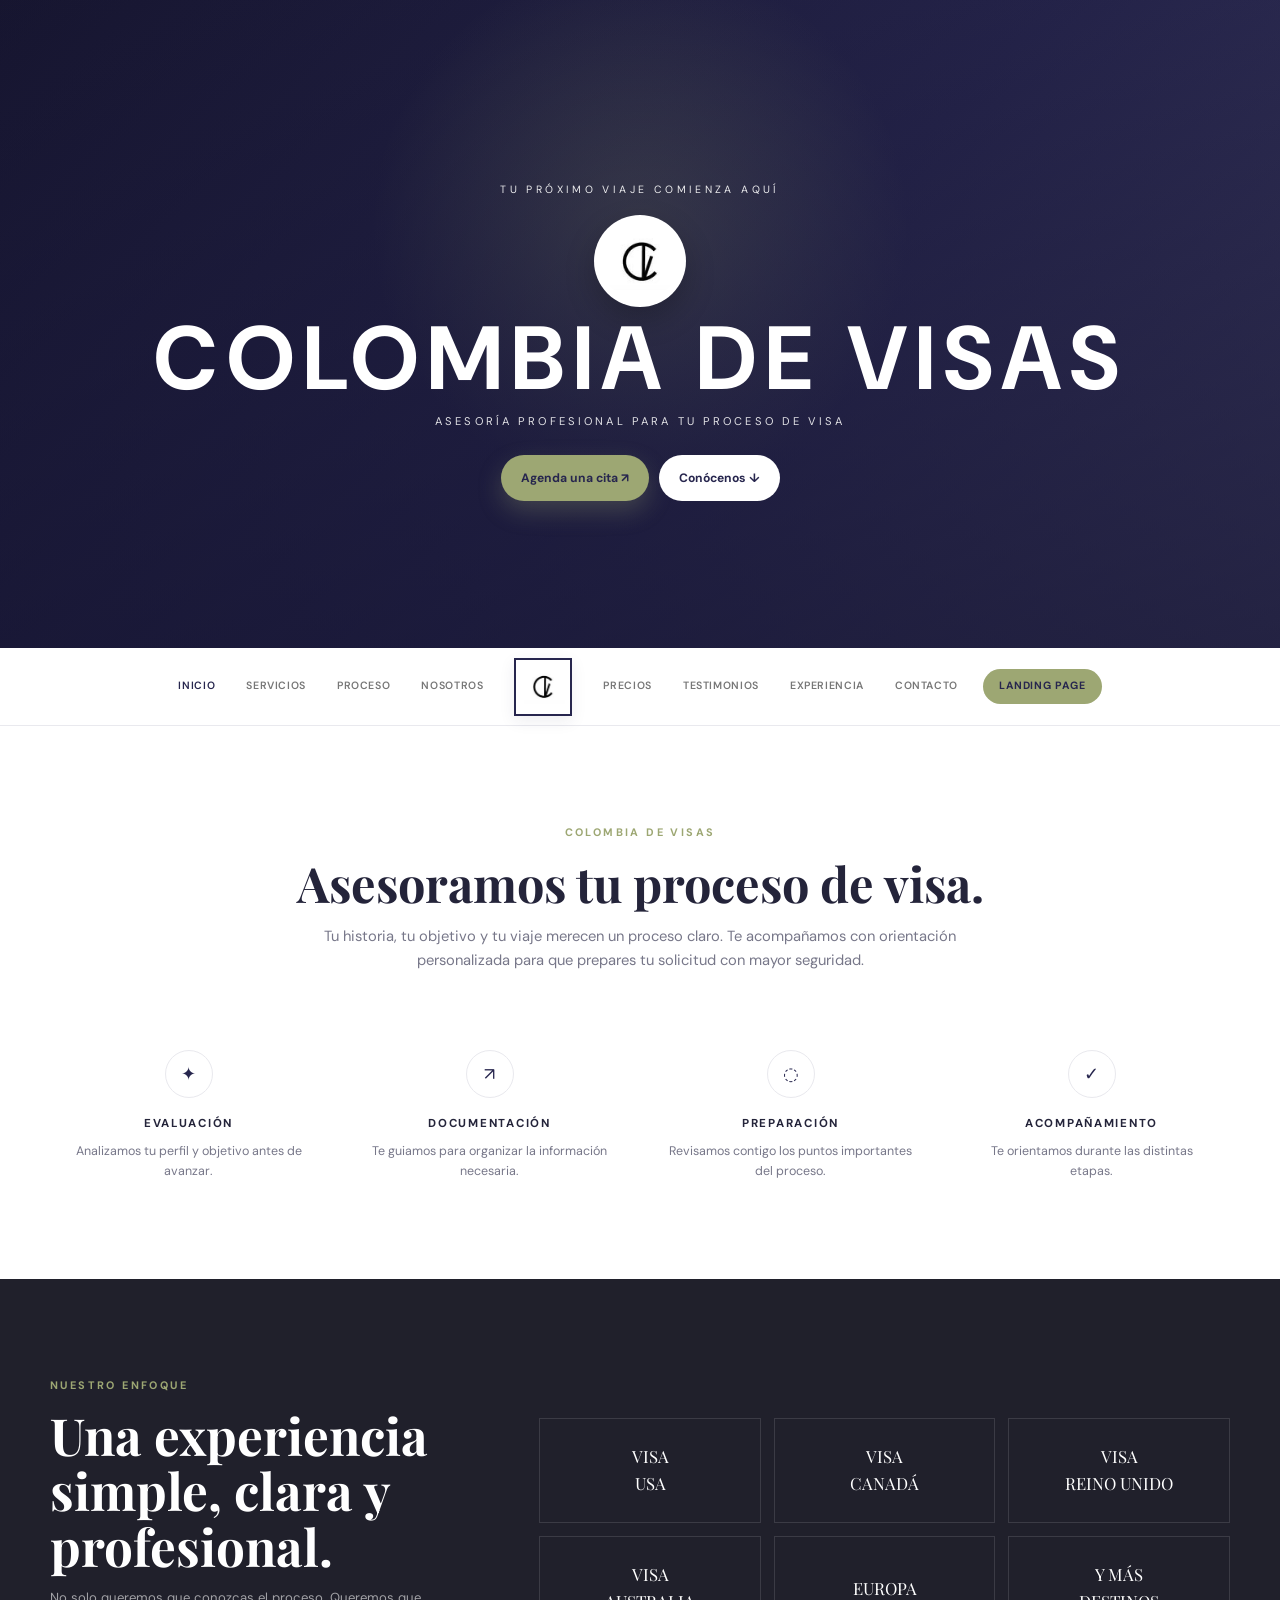
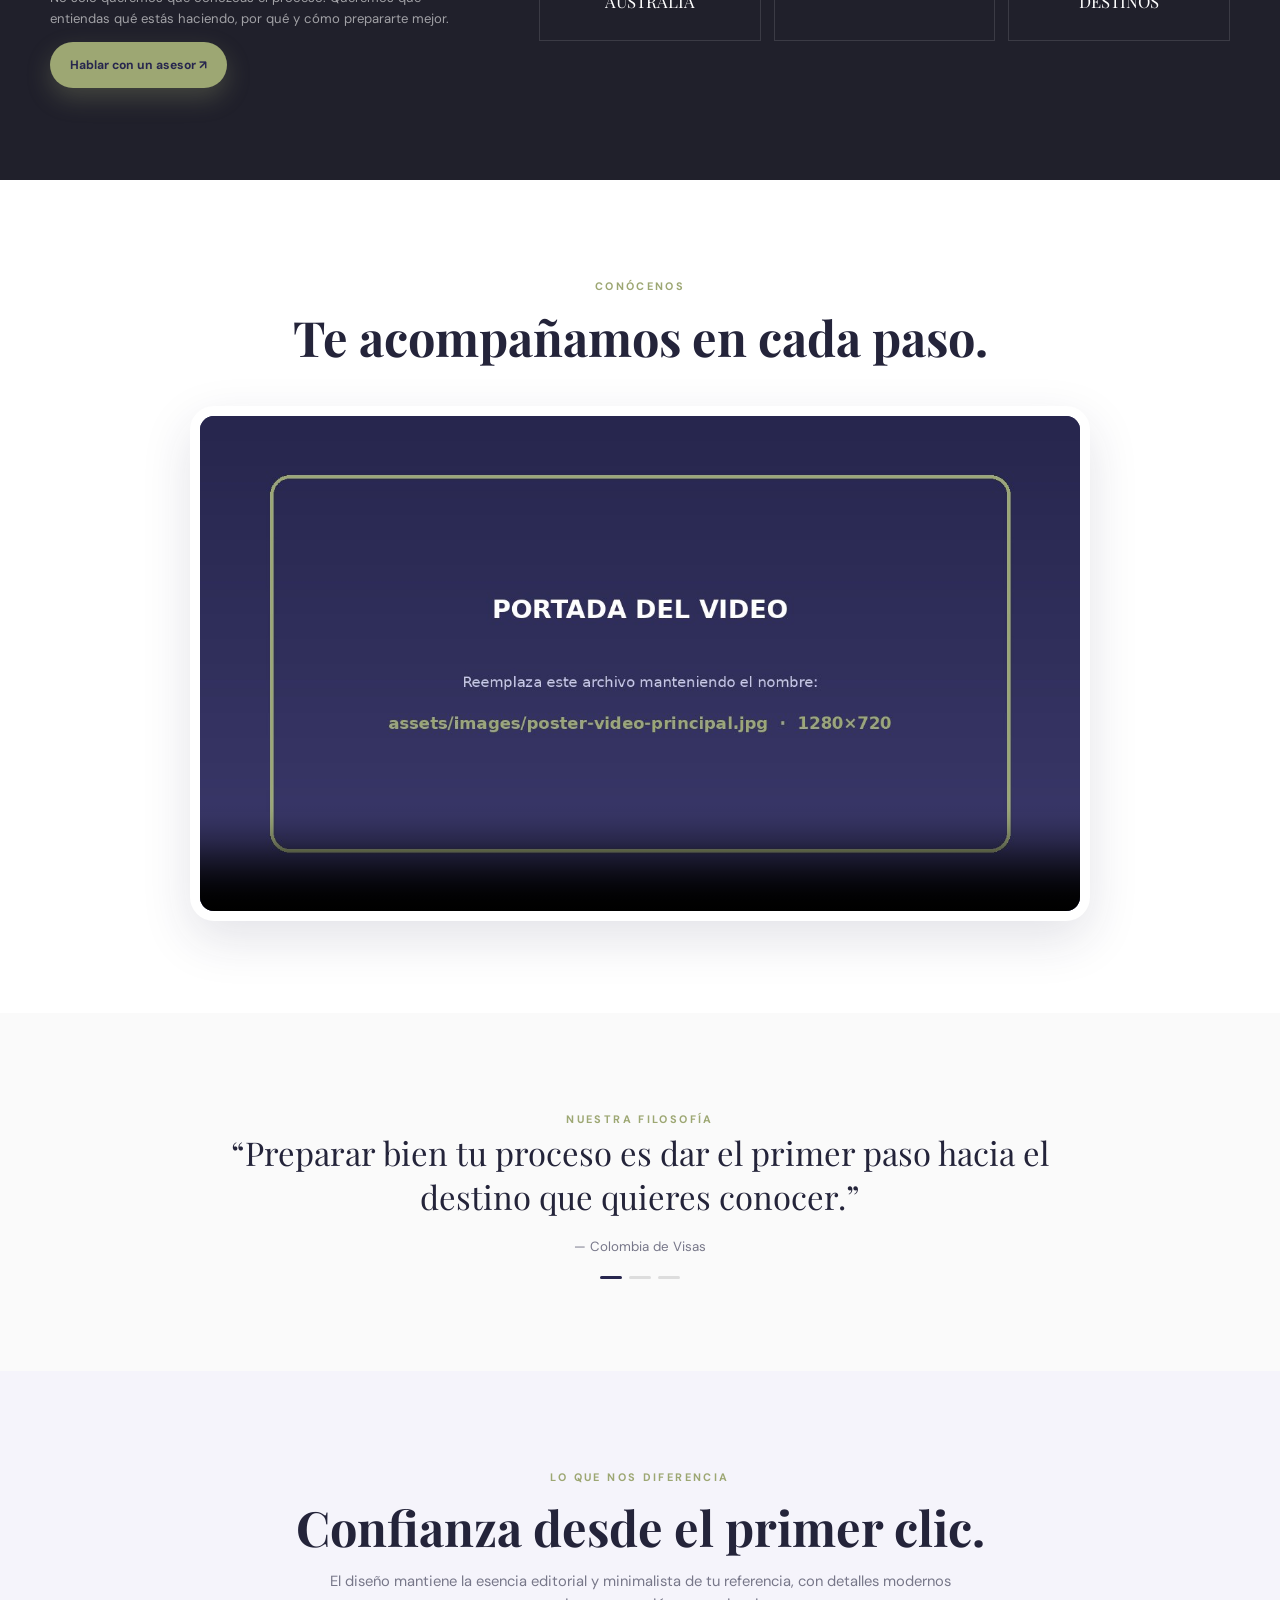
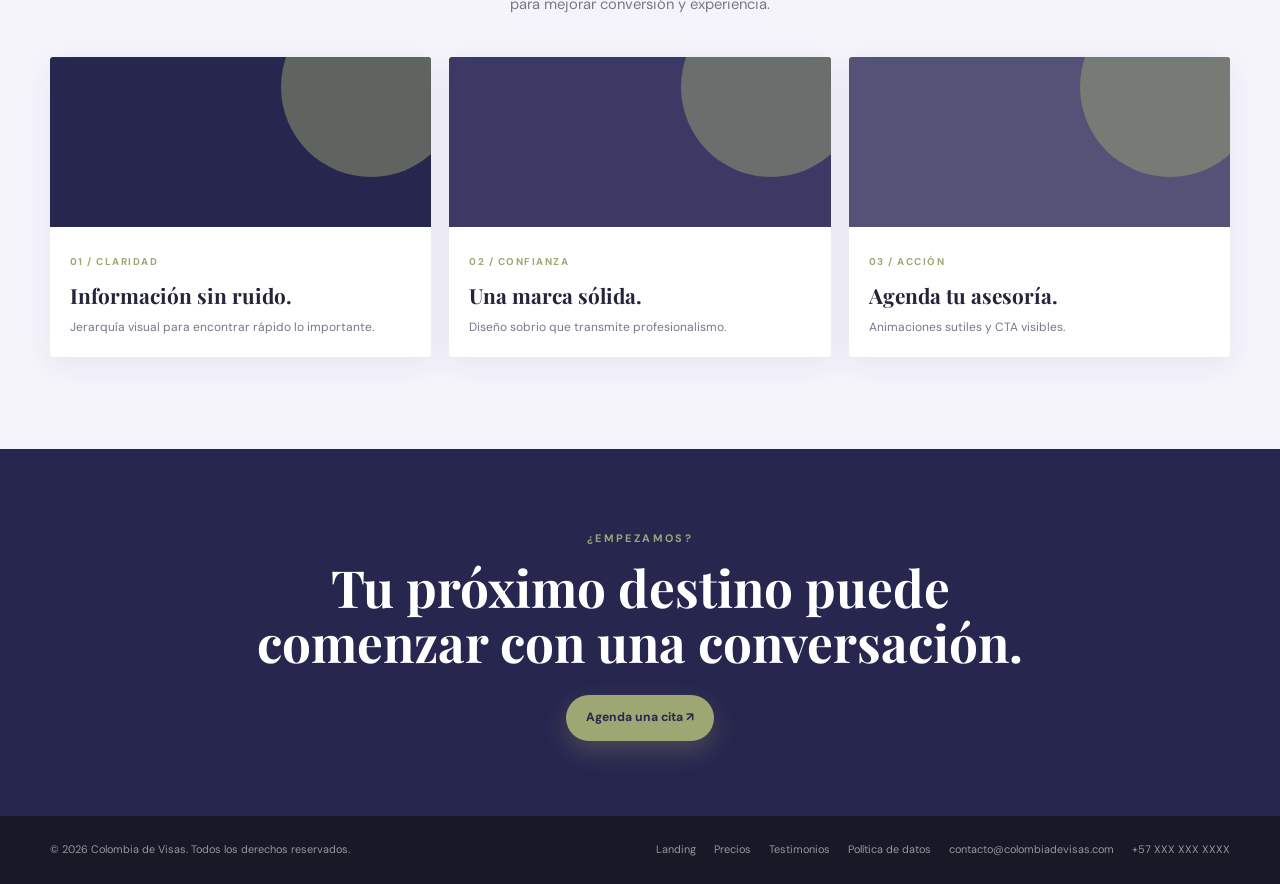
<file: index.html>
<!doctype html>
<html lang="es">
<head>
<meta charset="utf-8"><meta name="viewport" content="width=device-width,initial-scale=1">
<meta name="description" content="Colombia de Visas — asesoría profesional para procesos de visa desde Colombia.">
<title>Colombia de Visas | Asesoría profesional</title>
<link rel="icon" href="assets/images/logo.jpg"><link rel="stylesheet" href="styles.css">
</head>
<body>
<header class="site-header">
  <section class="top-hero">
    <!-- CAMBIA ESTA IMAGEN por tu foto de empresa:
         assets/images/hero-empresa.jpg -->
    <img class="hero-image" src="assets/images/hero-empresa.jpg" alt="Colombia de Visas" onerror="this.style.display='none'">
    <div class="hero-fallback"></div>
    <div class="hero-content">
      <div class="hero-mini">Tu próximo viaje comienza aquí</div>
      <img class="hero-logo" src="assets/images/logo.jpg" alt="Logo Colombia de Visas">
      <h1 class="hero-title">COLOMBIA DE VISAS</h1>
      <p class="hero-sub">Asesoría profesional para tu proceso de visa</p>
      <div class="hero-actions">
        <a class="btn btn-primary"  href="landing/registro.html">Agenda una cita ↗</a>
        <a class="btn btn-light" href="#video">Conócenos ↓</a>
      </div>
    </div>
  </section>
  <div class="navbar">
    <a class="nav-brand-mobile" href="index.html"><img src="assets/images/logo.jpg" alt=""> Colombia de Visas</a>
    <button class="menu-toggle" aria-expanded="false">☰</button>
    <nav class="nav-links">
      <a class="active" href="index.html">Inicio</a>
      <a href="#servicios">Servicios</a>
      <a href="#proceso">Proceso</a>
      <a href="#video">Nosotros</a>
      <a class="nav-logo" href="index.html"><img src="assets/images/logo.jpg" alt="Logo"></a>
      <a href="precios.html">Precios</a><a href="testimonios.html">Testimonios</a>
      <a href="#trabajo">Experiencia</a>
      <a href="#contacto">Contacto</a>
      <a class="nav-cta" href="landing/index.html">Landing Page</a>
    </nav>
  </div>
</header>

<main>
<section class="section intro" id="servicios">
<div class="container reveal">
<span class="eyebrow">Colombia de Visas</span>
<h2 class="section-title">Asesoramos tu proceso de visa.</h2>
<p class="section-copy">Tu historia, tu objetivo y tu viaje merecen un proceso claro. Te acompañamos con orientación personalizada para que prepares tu solicitud con mayor seguridad.</p>
<div class="intro-grid">
<article class="intro-card"><div class="intro-icon">✦</div><h3>Evaluación</h3><p>Analizamos tu perfil y objetivo antes de avanzar.</p></article>
<article class="intro-card"><div class="intro-icon">↗</div><h3>Documentación</h3><p>Te guiamos para organizar la información necesaria.</p></article>
<article class="intro-card"><div class="intro-icon">◌</div><h3>Preparación</h3><p>Revisamos contigo los puntos importantes del proceso.</p></article>
<article class="intro-card"><div class="intro-icon">✓</div><h3>Acompañamiento</h3><p>Te orientamos durante las distintas etapas.</p></article>
</div>
</div>
</section>

<section class="section dark-section" id="proceso">
<div class="container dark-grid">
<div class="dark-copy reveal">
<span class="eyebrow">Nuestro enfoque</span>
<h2>Una experiencia simple, clara y profesional.</h2>
<p>No solo queremos que conozcas el proceso. Queremos que entiendas qué estás haciendo, por qué y cómo prepararte mejor.</p>
<a class="btn btn-primary" data-whatsapp href="#">Hablar con un asesor ↗</a>
</div>
<div class="logo-wall reveal">
<div class="logo-tile">VISA<br>USA</div><div class="logo-tile">VISA<br>CANADÁ</div><div class="logo-tile">VISA<br>REINO UNIDO</div>
<div class="logo-tile">VISA<br>AUSTRALIA</div><div class="logo-tile">EUROPA</div><div class="logo-tile">Y MÁS<br>DESTINOS</div>
</div>
</div>
</section>

<section class="section" id="video">
<div class="container video-section reveal">
<span class="eyebrow">Conócenos</span><h2 class="section-title">Te acompañamos en cada paso.</h2>
<p class="section-copy"></p>
<div class="video-main">
<video controls playsinline preload="metadata" poster="assets/images/poster-video-principal.jpg">
<source src="assets/videos/video-principal.mp4" type="video/mp4">
Tu navegador no puede reproducir este video.
</video>
</div>
</div>
</section>

<section class="section" style="background:#fafafa">
<div class="container quote reveal">
<span class="eyebrow">Nuestra filosofía</span>
<p>“Preparar bien tu proceso es dar el primer paso hacia el destino que quieres conocer.”</p>
<small>— Colombia de Visas</small>
<div class="dots"><span class="dot active"></span><span class="dot"></span><span class="dot"></span></div>
</div>
</section>

<section class="section work-section" id="trabajo">
<div class="container">
<div class="work-head reveal"><span class="eyebrow">Lo que nos diferencia</span><h2 class="section-title">Confianza desde el primer clic.</h2><p class="section-copy">El diseño mantiene la esencia editorial y minimalista de tu referencia, con detalles modernos para mejorar conversión y experiencia.</p></div>
<div class="work-grid reveal">
<article class="work-card"><div class="work-visual"></div><div class="work-info"><small>01 / Claridad</small><h3>Información sin ruido.</h3><p>Jerarquía visual para encontrar rápido lo importante.</p></div></article>
<article class="work-card"><div class="work-visual"></div><div class="work-info"><small>02 / Confianza</small><h3>Una marca sólida.</h3><p>Diseño sobrio que transmite profesionalismo.</p></div></article>
<article class="work-card"><div class="work-visual"></div><div class="work-info"><small>03 / Acción</small><h3>Agenda tu asesoría.</h3><p>Animaciones sutiles y CTA visibles.</p></div></article>
</div>
</div>
</section>

<section class="cta" id="contacto"><div class="container reveal"><span class="eyebrow">¿Empezamos?</span><h2>Tu próximo destino puede comenzar con una conversación.</h2><a class="btn btn-primary"  href="landing/registro.html">Agenda una cita ↗</a></div></section>
</main>
<footer class="footer"><div class="container footer-inner"><div>© 2026 Colombia de Visas. Todos los derechos reservados.</div><div class="footer-links"><a href="landing/index.html">Landing</a><a href="precios.html">Precios</a><a href="testimonios.html">Testimonios</a><a href="politica-datos.html">Política de datos</a><a data-email href="#">correo</a><a data-phone href="#">teléfono</a></div></div></footer>
<script src="config.js"></script><script src="script.js"></script>
</body></html>
</file>
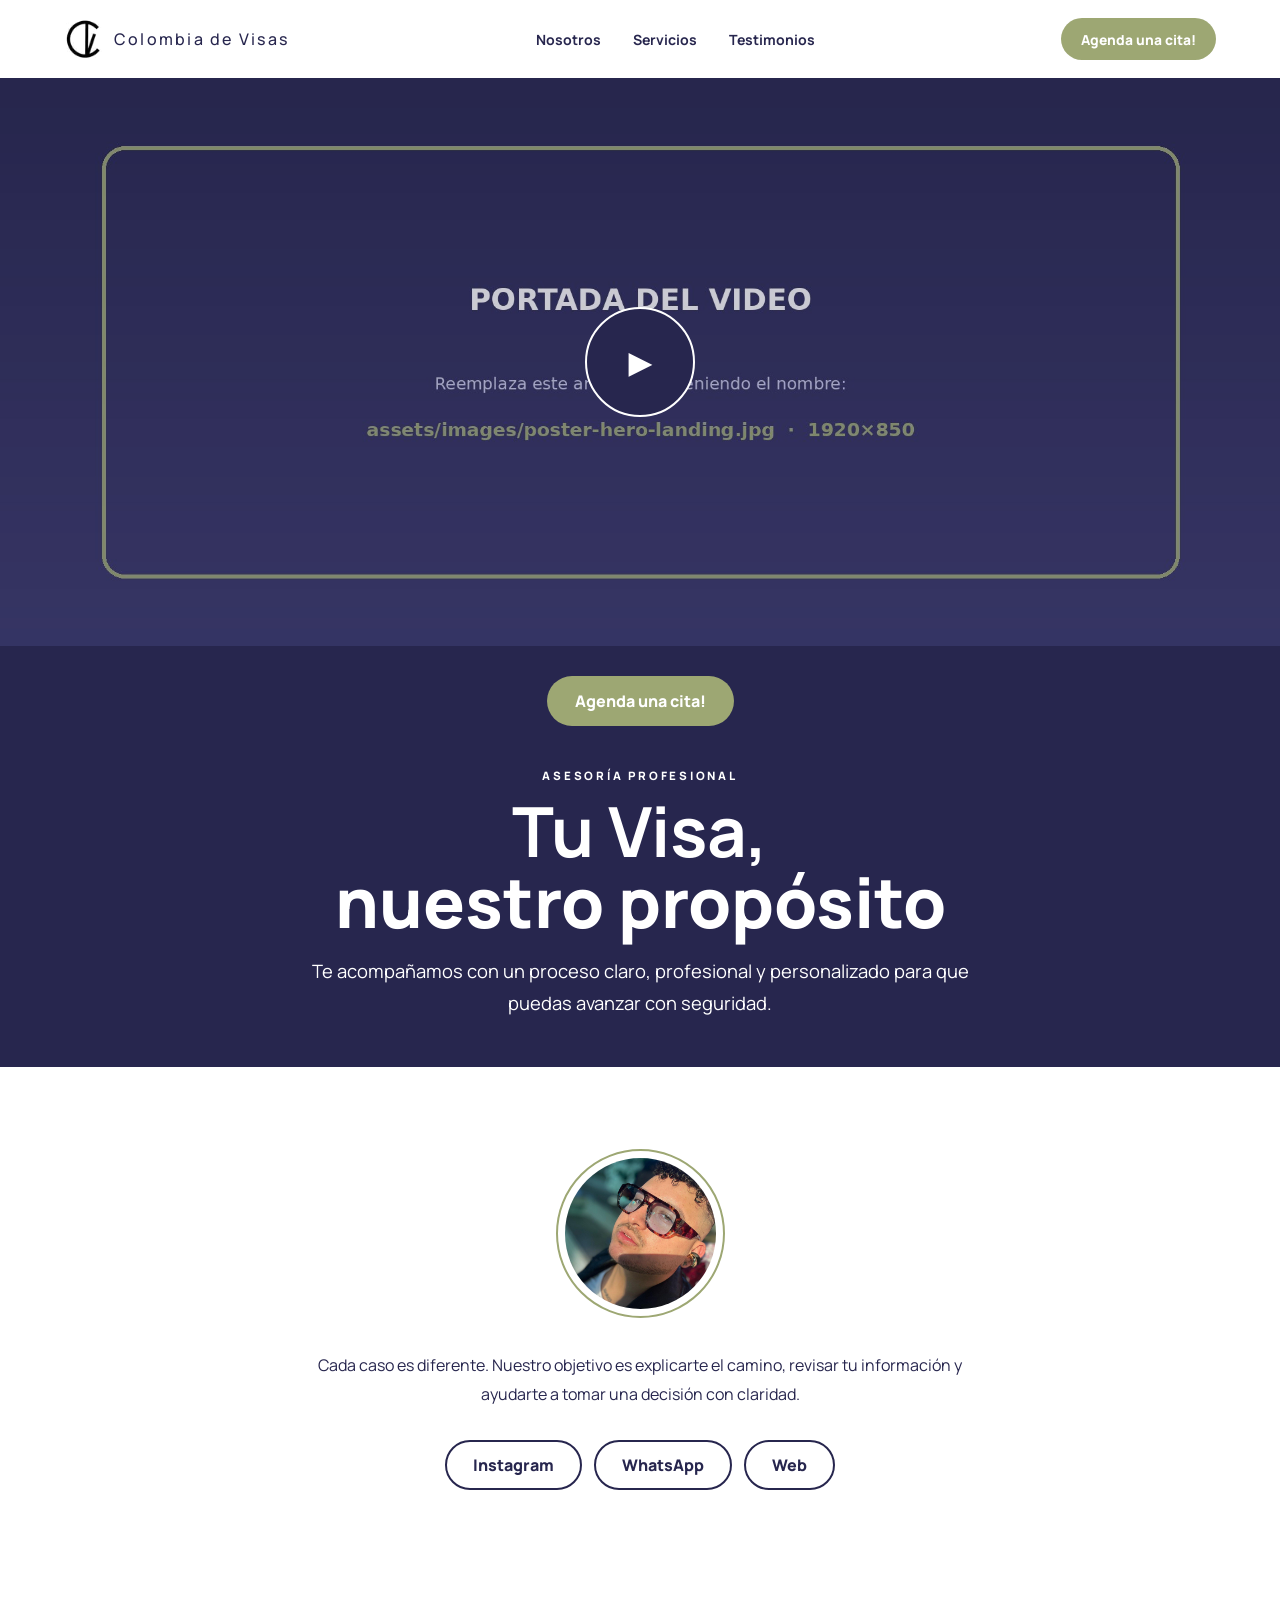
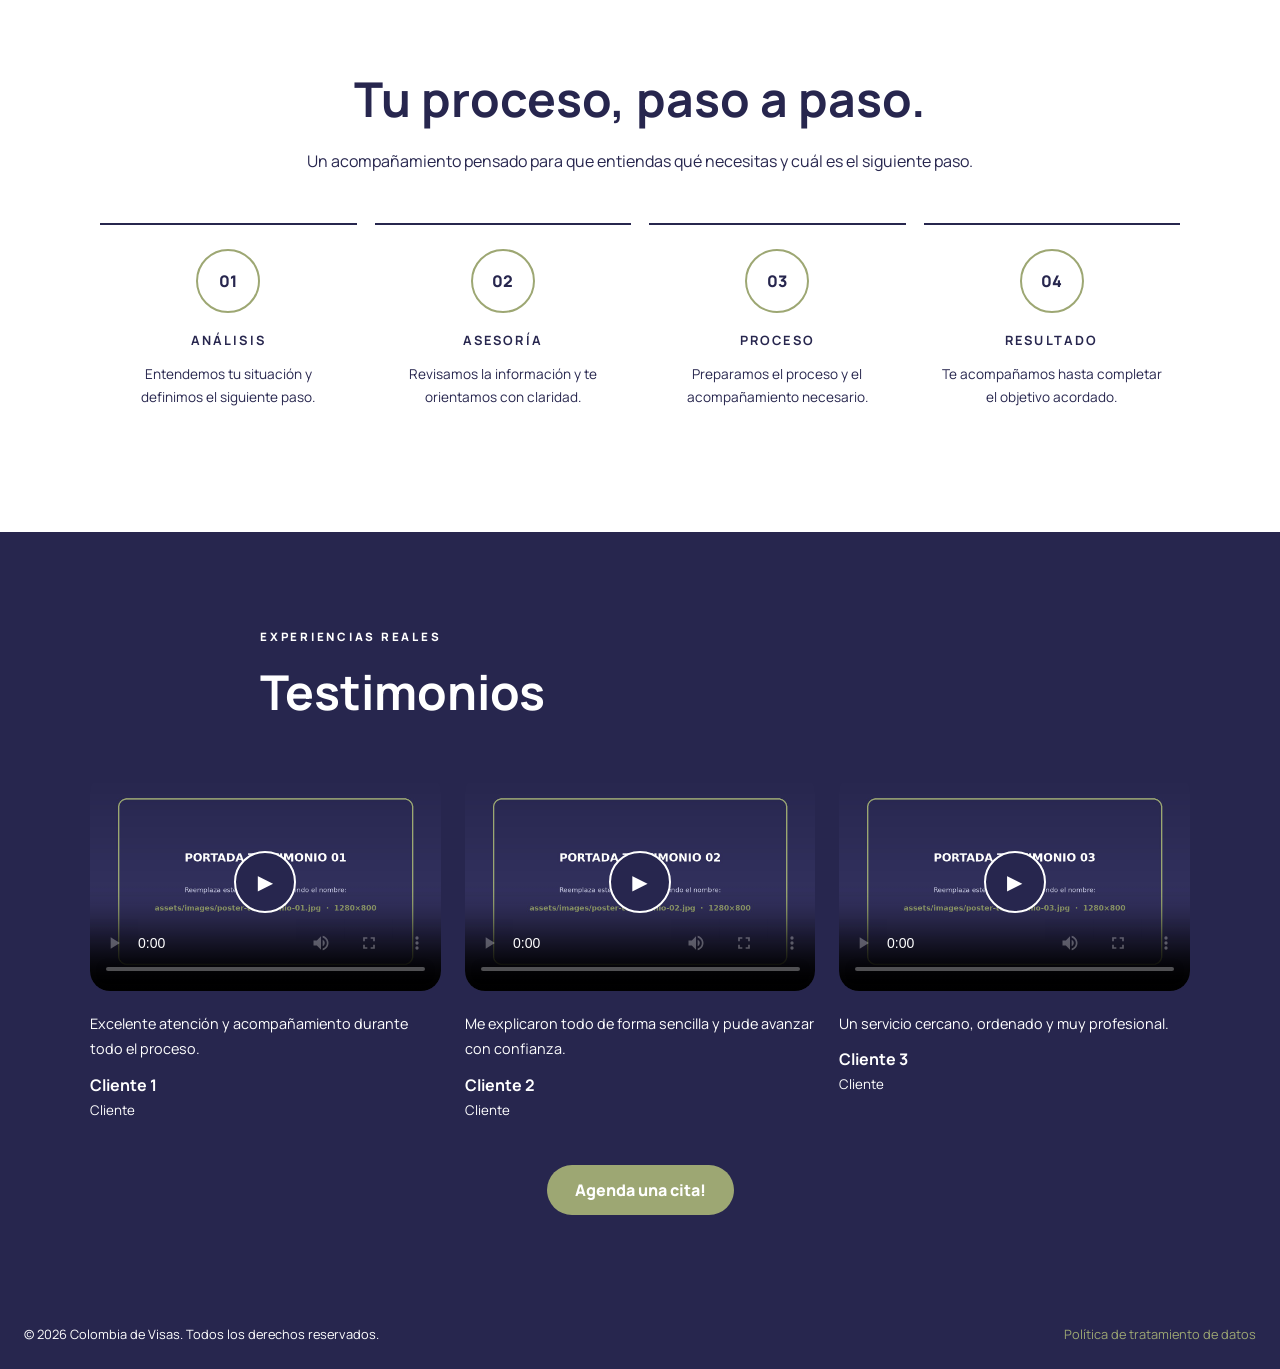
<file: landing/index.html>
<!doctype html>
<html lang="es">
<head>
<meta charset="utf-8"><meta name="viewport" content="width=device-width,initial-scale=1,viewport-fit=cover">
<title>Colombia de Visas | Acompañamiento profesional</title>
<meta name="description" content="Agenda una cita y recibe acompañamiento profesional para tu proceso migratorio a Colombia.">
<meta name="theme-color" content="#27264e">
<link rel="preconnect" href="https://fonts.googleapis.com"><link rel="preconnect" href="https://fonts.gstatic.com" crossorigin>
<link href="https://fonts.googleapis.com/css2?family=Manrope:wght@400;500;600;700;800&display=swap" rel="stylesheet">
<link rel="stylesheet" href="css/style.css">
</head>
<body>
<header class="topbar">
  <a class="brand brand-lockup" href="index.html" aria-label="Colombia de Visas">
    <img src="../assets/images/logo-monogram.png" alt="" class="brand-mark">
    <span class="brand-name">Colombia de Visas</span>
  </a>
  <nav><a href="#nosotros">Nosotros</a><a href="#servicios">Servicios</a><a href="#testimonios">Testimonios</a></nav>
  <a class="pill pill-green small" href="registro.html" data-cta>Agenda una cita!</a>
</header>
<main>
<section class="hero">
  <div class="video-wrap">
    <video class="hero-video" autoplay muted loop playsinline preload="auto" poster="../assets/images/poster-hero-landing.jpg" aria-label="Video principal de Colombia de Visas">
      <source src="../assets/videos/landing-hero.mp4" type="video/mp4">
    </video>
    <div class="video-shade"></div>
    <button class="hero-play hero-video-control" type="button" aria-label="Pausar video" aria-pressed="false"><span class="hero-control-icon">❚❚</span></button>
  </div>
  <div class="hero-cta-row">
    <a class="pill pill-green hero-cta" href="registro.html" data-cta>Agenda una cita!</a>
    <div class="hero-message">
      <p class="eyebrow">Asesoría profesional</p>
      <h1>Tu Visa,<strong>nuestro propósito</strong></h1>
      <p>Te acompañamos con un proceso claro, profesional y personalizado para que puedas avanzar con seguridad.</p>
    </div>
  </div>
</section>
<section class="profile section" id="nosotros">
  <img class="profile-img" src="../assets/images/foto-perfil.jpg" alt="Fotografía de presentación">
  <p class="profile-text">Cada caso es diferente. Nuestro objetivo es explicarte el camino, revisar tu información y ayudarte a tomar una decisión con claridad.</p>
  <div class="socials">
    <a class="pill pill-outline" href="https://www.instagram.com/colombiadevisas?stkn=MXdqMGZkeGQzZzdqMA==" target="_blank" rel="noopener">Instagram</a>
    <a class="pill pill-outline" href="https://wa.me/573161316010" target="_blank" rel="noopener">WhatsApp</a>
    <a class="pill pill-outline" href="../index.html">Web</a>
  </div>
</section>
<section class="services section" id="servicios">
  <div class="section-title"><h2>Tu proceso, paso a paso.</h2><p>Un acompañamiento pensado para que entiendas qué necesitas y cuál es el siguiente paso.</p></div>
  <div class="service-grid">
    <article class="service"><div class="service-icon">01</div><h3>ANÁLISIS</h3><p>Entendemos tu situación y definimos el siguiente paso.</p></article>
    <article class="service"><div class="service-icon">02</div><h3>ASESORÍA</h3><p>Revisamos la información y te orientamos con claridad.</p></article>
    <article class="service"><div class="service-icon">03</div><h3>PROCESO</h3><p>Preparamos el proceso y el acompañamiento necesario.</p></article>
    <article class="service"><div class="service-icon">04</div><h3>RESULTADO</h3><p>Te acompañamos hasta completar el objetivo acordado.</p></article>
  </div>
</section>
<section class="testimonials section" id="testimonios">
  <div class="section-title left"><p class="eyebrow">Experiencias reales</p><h2>Testimonios</h2></div>
  <div class="testi-grid">
    <article class="testi"><div class="testi-video"><video controls playsinline preload="metadata" poster="../assets/images/poster-testimonio-01.jpg"><source src="../assets/videos/testimonio-01.mp4" type="video/mp4"></video><span class="testi-play">▶</span></div><p>Excelente atención y acompañamiento durante todo el proceso.</p><strong>Cliente 1</strong><small>Cliente</small></article>
    <article class="testi"><div class="testi-video"><video controls playsinline preload="metadata" poster="../assets/images/poster-testimonio-02.jpg"><source src="../assets/videos/testimonio-02.mp4" type="video/mp4"></video><span class="testi-play">▶</span></div><p>Me explicaron todo de forma sencilla y pude avanzar con confianza.</p><strong>Cliente 2</strong><small>Cliente</small></article>
    <article class="testi"><div class="testi-video"><video controls playsinline preload="metadata" poster="../assets/images/poster-testimonio-03.jpg"><source src="../assets/videos/testimonio-03.mp4" type="video/mp4"></video><span class="testi-play">▶</span></div><p>Un servicio cercano, ordenado y muy profesional.</p><strong>Cliente 3</strong><small>Cliente</small></article>
  </div>
  <a class="pill pill-green cta-inline" href="registro.html" data-cta>Agenda una cita!</a>
</section>
</main>
<footer><span>© 2026 Colombia de Visas. Todos los derechos reservados.</span><a href="../politica-datos.html">Política de tratamiento de datos</a></footer>
<script src="js/site.js"></script>
</body>
</html>
</file>
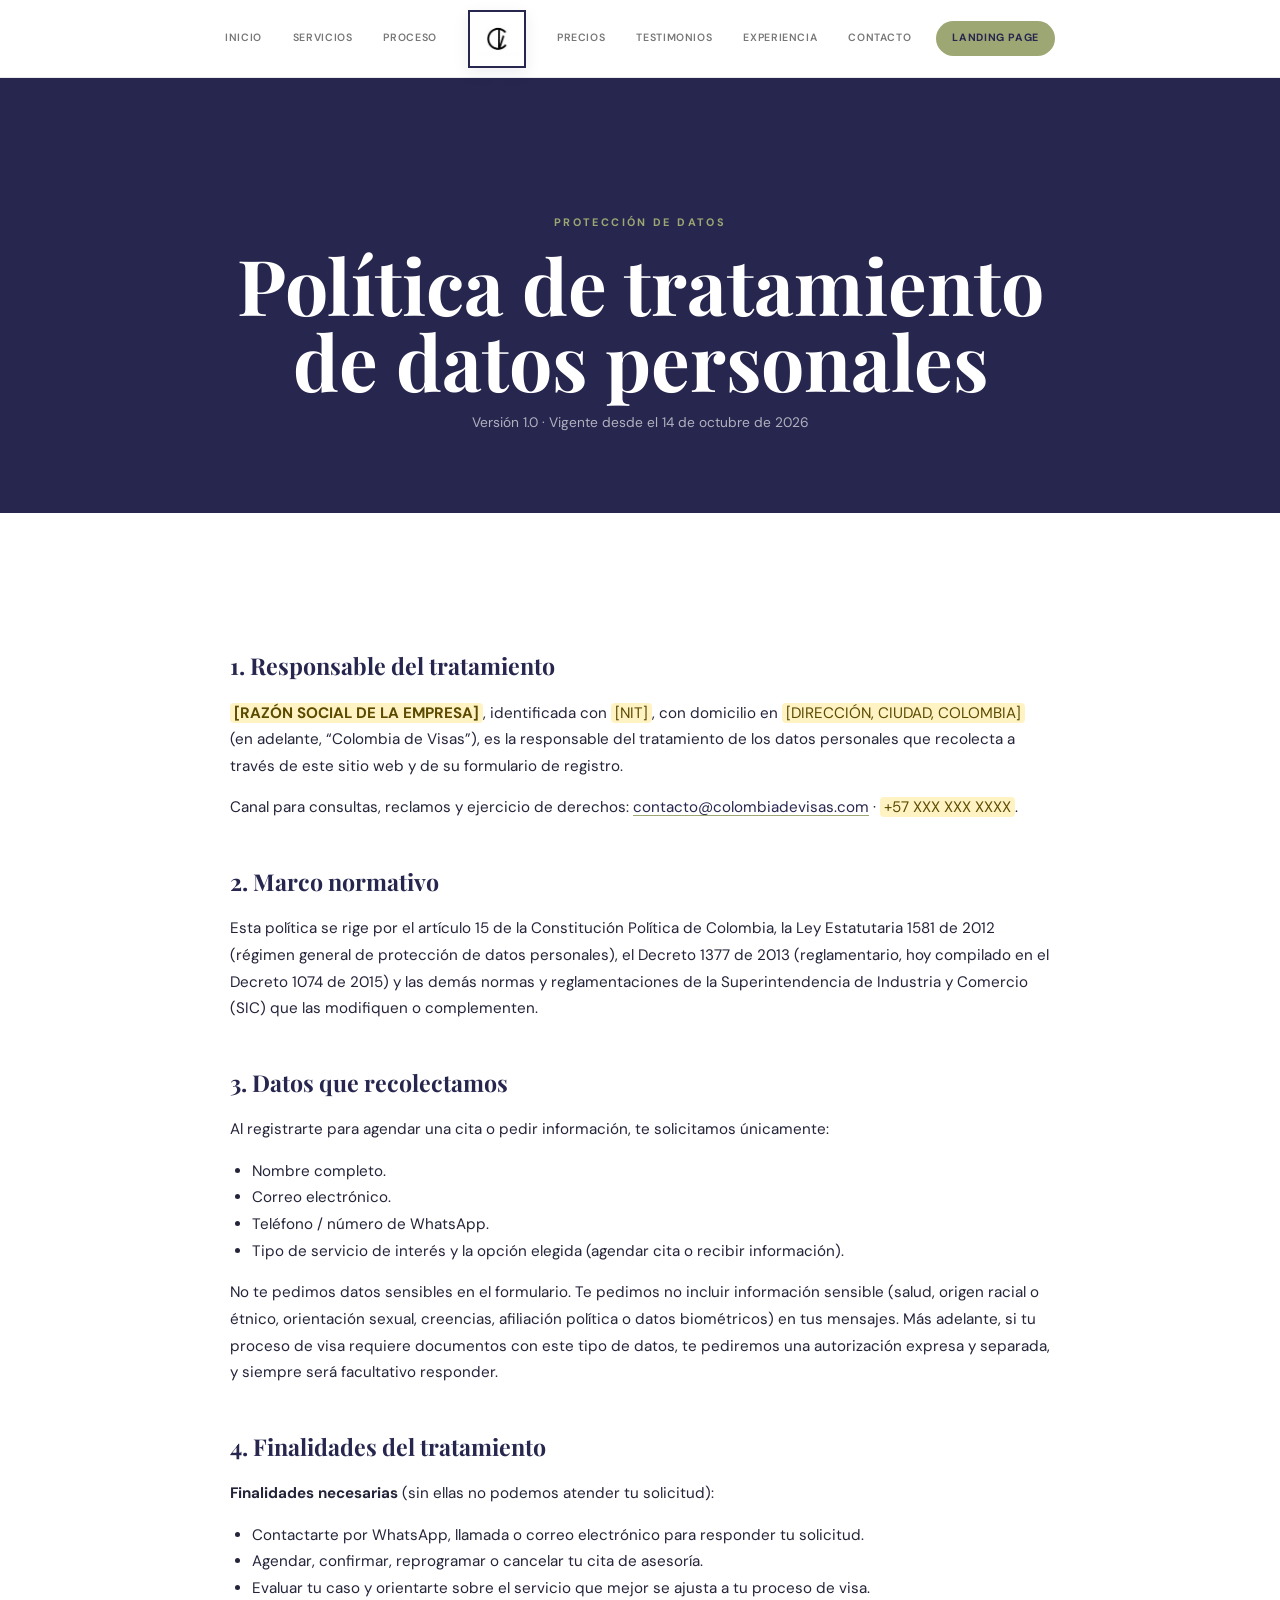
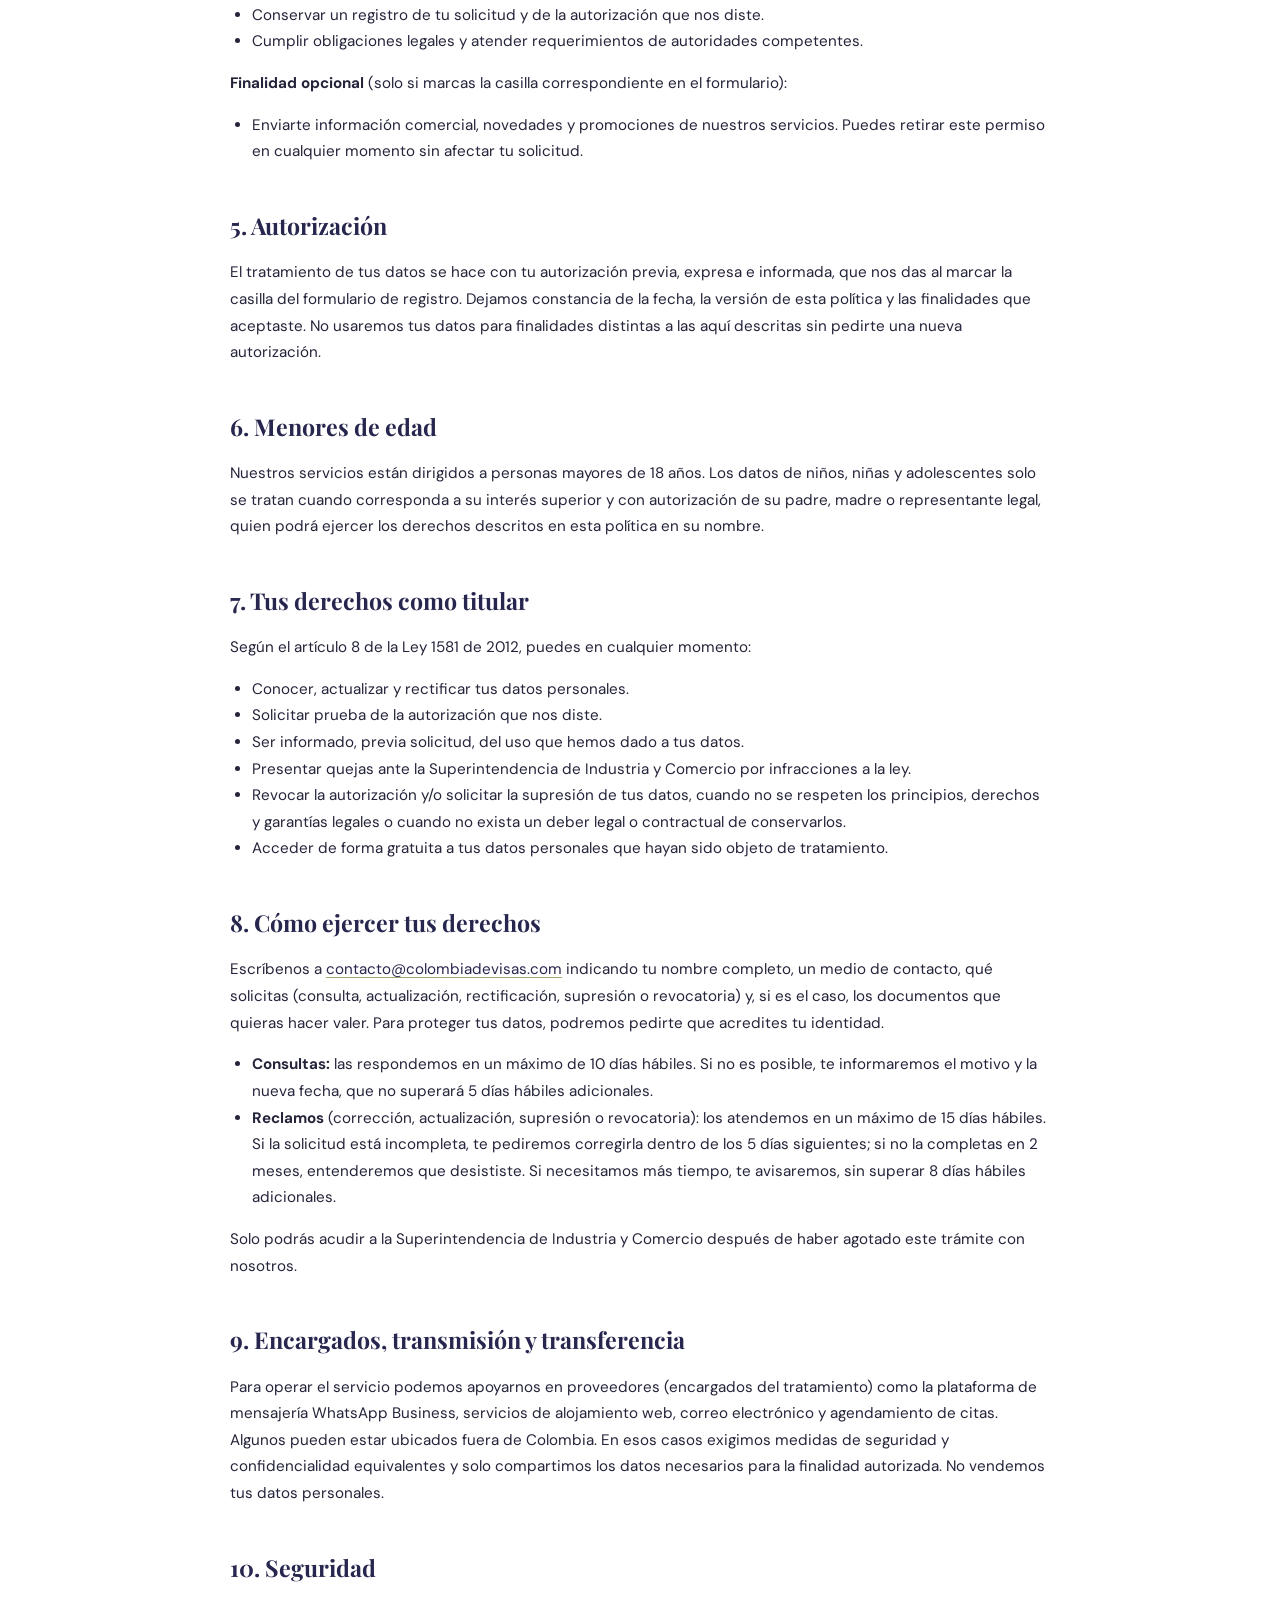
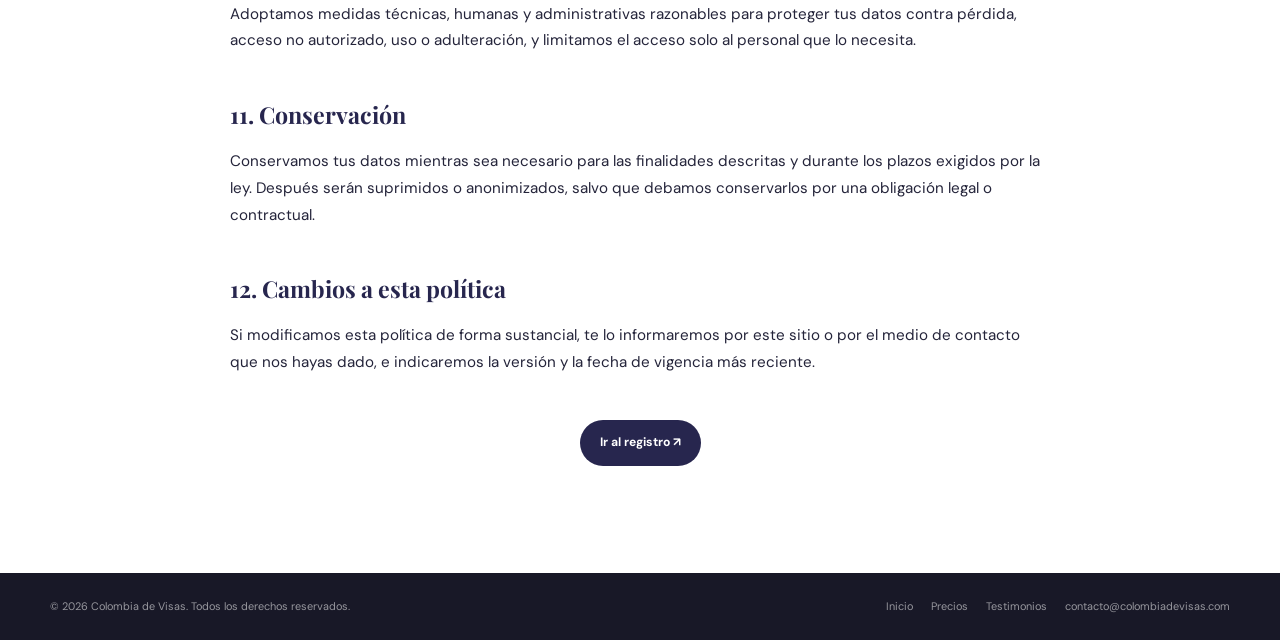
<file: politica-datos.html>
<!doctype html>
<html lang="es">
<head>
<meta charset="utf-8">
<meta name="viewport" content="width=device-width,initial-scale=1">
<meta name="description" content="Política de tratamiento de datos personales de Colombia de Visas (Ley 1581 de 2012).">
<title>Política de tratamiento de datos | Colombia de Visas</title>
<link rel="icon" href="assets/images/logo.jpg">
<link rel="stylesheet" href="styles.css">
</head>
<body>

<header class="site-header">
  <div class="navbar">
    <a class="nav-brand-mobile" href="index.html"><img src="assets/images/logo.jpg" alt=""> Colombia de Visas</a>
    <button class="menu-toggle" aria-expanded="false">☰</button>
    <nav class="nav-links">
      <a href="index.html">Inicio</a>
      <a href="index.html#servicios">Servicios</a>
      <a href="index.html#proceso">Proceso</a>
      <a class="nav-logo" href="index.html"><img src="assets/images/logo.jpg" alt="Logo"></a>
      <a href="precios.html">Precios</a>
      <a href="testimonios.html">Testimonios</a>
      <a href="index.html#trabajo">Experiencia</a>
      <a href="index.html#contacto">Contacto</a>
      <a class="nav-cta" href="landing/index.html">Landing Page</a>
    </nav>
  </div>
</header>

<section class="page-hero">
  <div class="container reveal">
    <span class="eyebrow">Protección de datos</span>
    <h1>Política de tratamiento de datos personales</h1>
    <p>Versión <span data-empresa="version">1.0</span> · Vigente desde el <span data-empresa="fecha">14 de octubre de 2026</span></p>
  </div>
</section>

<main class="section legal">
  <div class="container legal-body">

    <h2>1. Responsable del tratamiento</h2>
    <p>
      <strong data-empresa="razonSocial">[RAZÓN SOCIAL DE LA EMPRESA]</strong>, identificada con
      <span data-empresa="nit">[NIT]</span>, con domicilio en
      <span data-empresa="direccion">[DIRECCIÓN, CIUDAD, COLOMBIA]</span> (en adelante, “Colombia de Visas”),
      es la responsable del tratamiento de los datos personales que recolecta a través de este sitio web y de su
      formulario de registro.
    </p>
    <p>
      Canal para consultas, reclamos y ejercicio de derechos:
      <a data-empresa="email" href="mailto:contacto@colombiadevisas.com">contacto@colombiadevisas.com</a>
      · <span data-empresa="telefono">+57 XXX XXX XXXX</span>.
    </p>

    <h2>2. Marco normativo</h2>
    <p>
      Esta política se rige por el artículo 15 de la Constitución Política de Colombia, la Ley Estatutaria 1581 de 2012
      (régimen general de protección de datos personales), el Decreto 1377 de 2013 (reglamentario, hoy compilado en el
      Decreto 1074 de 2015) y las demás normas y reglamentaciones de la Superintendencia de Industria y Comercio (SIC)
      que las modifiquen o complementen.
    </p>

    <h2>3. Datos que recolectamos</h2>
    <p>Al registrarte para agendar una cita o pedir información, te solicitamos únicamente:</p>
    <ul>
      <li>Nombre completo.</li>
      <li>Correo electrónico.</li>
      <li>Teléfono / número de WhatsApp.</li>
      <li>Tipo de servicio de interés y la opción elegida (agendar cita o recibir información).</li>
    </ul>
    <p>
      No te pedimos datos sensibles en el formulario. Te pedimos no incluir información sensible (salud, origen racial
      o étnico, orientación sexual, creencias, afiliación política o datos biométricos) en tus mensajes. Más adelante,
      si tu proceso de visa requiere documentos con este tipo de datos, te pediremos una autorización expresa y
      separada, y siempre será facultativo responder.
    </p>

    <h2>4. Finalidades del tratamiento</h2>
    <p><strong>Finalidades necesarias</strong> (sin ellas no podemos atender tu solicitud):</p>
    <ul>
      <li>Contactarte por WhatsApp, llamada o correo electrónico para responder tu solicitud.</li>
      <li>Agendar, confirmar, reprogramar o cancelar tu cita de asesoría.</li>
      <li>Evaluar tu caso y orientarte sobre el servicio que mejor se ajusta a tu proceso de visa.</li>
      <li>Conservar un registro de tu solicitud y de la autorización que nos diste.</li>
      <li>Cumplir obligaciones legales y atender requerimientos de autoridades competentes.</li>
    </ul>
    <p><strong>Finalidad opcional</strong> (solo si marcas la casilla correspondiente en el formulario):</p>
    <ul>
      <li>Enviarte información comercial, novedades y promociones de nuestros servicios. Puedes retirar este permiso en cualquier momento sin afectar tu solicitud.</li>
    </ul>

    <h2>5. Autorización</h2>
    <p>
      El tratamiento de tus datos se hace con tu autorización previa, expresa e informada, que nos das al marcar la
      casilla del formulario de registro. Dejamos constancia de la fecha, la versión de esta política y las
      finalidades que aceptaste. No usaremos tus datos para finalidades distintas a las aquí descritas sin pedirte una
      nueva autorización.
    </p>

    <h2>6. Menores de edad</h2>
    <p>
      Nuestros servicios están dirigidos a personas mayores de 18 años. Los datos de niños, niñas y adolescentes solo
      se tratan cuando corresponda a su interés superior y con autorización de su padre, madre o representante legal,
      quien podrá ejercer los derechos descritos en esta política en su nombre.
    </p>

    <h2>7. Tus derechos como titular</h2>
    <p>Según el artículo 8 de la Ley 1581 de 2012, puedes en cualquier momento:</p>
    <ul>
      <li>Conocer, actualizar y rectificar tus datos personales.</li>
      <li>Solicitar prueba de la autorización que nos diste.</li>
      <li>Ser informado, previa solicitud, del uso que hemos dado a tus datos.</li>
      <li>Presentar quejas ante la Superintendencia de Industria y Comercio por infracciones a la ley.</li>
      <li>Revocar la autorización y/o solicitar la supresión de tus datos, cuando no se respeten los principios, derechos y garantías legales o cuando no exista un deber legal o contractual de conservarlos.</li>
      <li>Acceder de forma gratuita a tus datos personales que hayan sido objeto de tratamiento.</li>
    </ul>

    <h2>8. Cómo ejercer tus derechos</h2>
    <p>
      Escríbenos a <a data-empresa="email" href="mailto:contacto@colombiadevisas.com">contacto@colombiadevisas.com</a>
      indicando tu nombre completo, un medio de contacto, qué solicitas (consulta, actualización, rectificación,
      supresión o revocatoria) y, si es el caso, los documentos que quieras hacer valer. Para proteger tus datos,
      podremos pedirte que acredites tu identidad.
    </p>
    <ul>
      <li><strong>Consultas:</strong> las respondemos en un máximo de 10 días hábiles. Si no es posible, te informaremos el motivo y la nueva fecha, que no superará 5 días hábiles adicionales.</li>
      <li><strong>Reclamos</strong> (corrección, actualización, supresión o revocatoria): los atendemos en un máximo de 15 días hábiles. Si la solicitud está incompleta, te pediremos corregirla dentro de los 5 días siguientes; si no la completas en 2 meses, entenderemos que desististe. Si necesitamos más tiempo, te avisaremos, sin superar 8 días hábiles adicionales.</li>
    </ul>
    <p>
      Solo podrás acudir a la Superintendencia de Industria y Comercio después de haber agotado este trámite con
      nosotros.
    </p>

    <h2>9. Encargados, transmisión y transferencia</h2>
    <p>
      Para operar el servicio podemos apoyarnos en proveedores (encargados del tratamiento) como la plataforma de
      mensajería WhatsApp Business, servicios de alojamiento web, correo electrónico y agendamiento de citas. Algunos
      pueden estar ubicados fuera de Colombia. En esos casos exigimos medidas de seguridad y confidencialidad
      equivalentes y solo compartimos los datos necesarios para la finalidad autorizada. No vendemos tus datos
      personales.
    </p>

    <h2>10. Seguridad</h2>
    <p>
      Adoptamos medidas técnicas, humanas y administrativas razonables para proteger tus datos contra pérdida,
      acceso no autorizado, uso o adulteración, y limitamos el acceso solo al personal que lo necesita.
    </p>

    <h2>11. Conservación</h2>
    <p>
      Conservamos tus datos mientras sea necesario para las finalidades descritas y durante los plazos exigidos por
      la ley. Después serán suprimidos o anonimizados, salvo que debamos conservarlos por una obligación legal o
      contractual.
    </p>

    <h2>12. Cambios a esta política</h2>
    <p>
      Si modificamos esta política de forma sustancial, te lo informaremos por este sitio o por el medio de contacto
      que nos hayas dado, e indicaremos la versión y la fecha de vigencia más reciente.
    </p>

    <p class="legal-back"><a class="btn btn-dark" href="landing/registro.html">Ir al registro ↗</a></p>
  </div>
</main>

<footer class="footer">
  <div class="container footer-inner">
    <div>© 2026 Colombia de Visas. Todos los derechos reservados.</div>
    <div class="footer-links">
      <a href="index.html">Inicio</a>
      <a href="precios.html">Precios</a>
      <a href="testimonios.html">Testimonios</a>
      <a data-email href="#">correo</a>
    </div>
  </div>
</footer>

<script src="config.js"></script>
<script src="script.js"></script>
<script src="legal.js"></script>
</body>
</html>
</file>
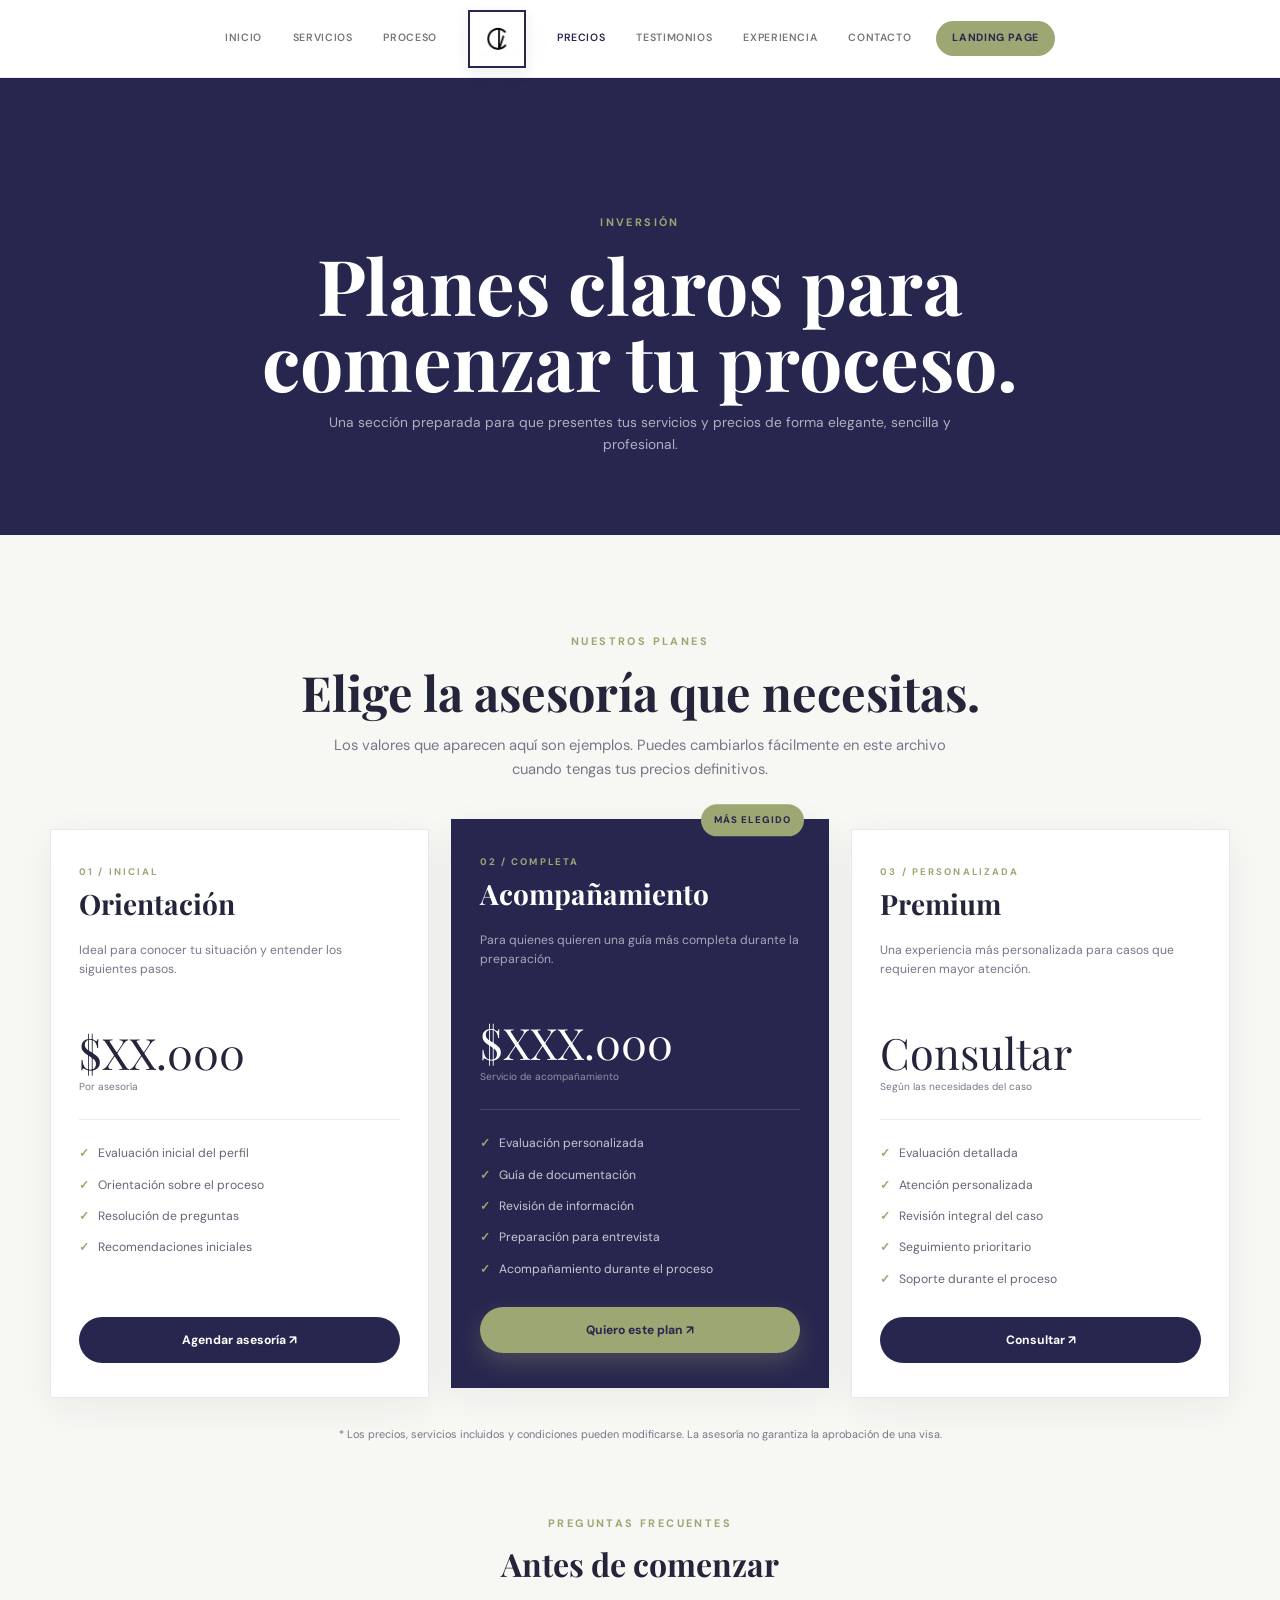
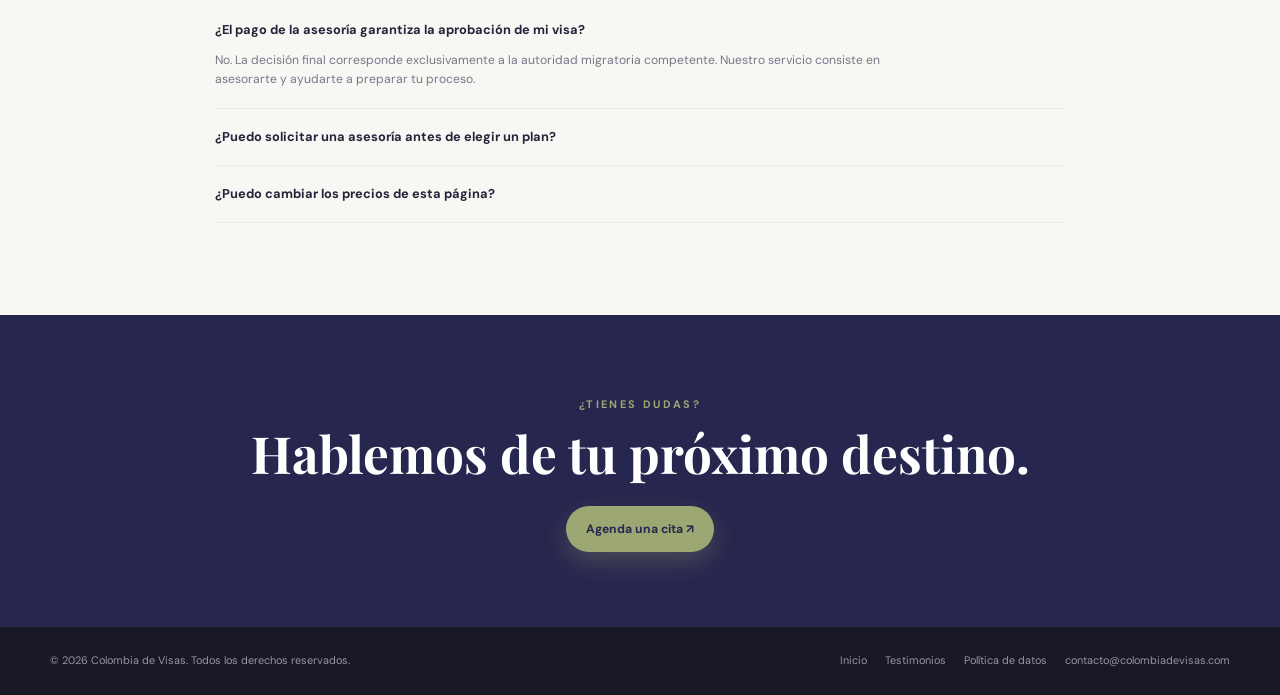
<file: precios.html>
<!doctype html>
<html lang="es">
<head>
<meta charset="utf-8">
<meta name="viewport" content="width=device-width,initial-scale=1">
<meta name="description" content="Precios y planes de asesoría de Colombia de Visas.">
<title>Precios | Colombia de Visas</title>
<link rel="icon" href="assets/images/logo.jpg">
<link rel="stylesheet" href="styles.css">
</head>
<body>

<header class="site-header">
  <div class="navbar">
    <a class="nav-brand-mobile" href="index.html">
      <img src="assets/images/logo.jpg" alt=""> Colombia de Visas
    </a>
    <button class="menu-toggle" aria-expanded="false">☰</button>
    <nav class="nav-links">
      <a href="index.html">Inicio</a>
      <a href="index.html#servicios">Servicios</a>
      <a href="index.html#proceso">Proceso</a>
      <a class="nav-logo" href="index.html"><img src="assets/images/logo.jpg" alt="Logo"></a>
      <a class="active" href="precios.html">Precios</a>
      <a href="testimonios.html">Testimonios</a>
      <a href="index.html#trabajo">Experiencia</a>
      <a href="index.html#contacto">Contacto</a>
      <a class="nav-cta" href="landing/index.html">Landing Page</a>
    </nav>
  </div>
</header>

<section class="page-hero">
  <div class="container reveal">
    <span class="eyebrow">Inversión</span>
    <h1>Planes claros para comenzar tu proceso.</h1>
    <p>Una sección preparada para que presentes tus servicios y precios de forma elegante, sencilla y profesional.</p>
  </div>
</section>

<main>
<section class="section pricing-section">
  <div class="container">
    <div class="pricing-intro reveal">
      <span class="eyebrow">Nuestros planes</span>
      <h2 class="section-title">Elige la asesoría que necesitas.</h2>
      <p class="section-copy">Los valores que aparecen aquí son ejemplos. Puedes cambiarlos fácilmente en este archivo cuando tengas tus precios definitivos.</p>
    </div>

    <div class="pricing-grid">

      <article class="price-card reveal">
        <span class="eyebrow">01 / Inicial</span>
        <h2 class="price-name">Orientación</h2>
        <p class="price-description">Ideal para conocer tu situación y entender los siguientes pasos.</p>
        <div class="price-value">$XX.000</div>
        <div class="price-note">Por asesoría</div>
        <div class="price-divider"></div>
        <ul class="price-features">
          <li>Evaluación inicial del perfil</li>
          <li>Orientación sobre el proceso</li>
          <li>Resolución de preguntas</li>
          <li>Recomendaciones iniciales</li>
        </ul>
        <a class="btn btn-dark" data-whatsapp href="#">Agendar asesoría ↗</a>
      </article>

      <article class="price-card featured reveal">
        <span class="price-badge">Más elegido</span>
        <span class="eyebrow">02 / Completa</span>
        <h2 class="price-name">Acompañamiento</h2>
        <p class="price-description">Para quienes quieren una guía más completa durante la preparación.</p>
        <div class="price-value">$XXX.000</div>
        <div class="price-note">Servicio de acompañamiento</div>
        <div class="price-divider"></div>
        <ul class="price-features">
          <li>Evaluación personalizada</li>
          <li>Guía de documentación</li>
          <li>Revisión de información</li>
          <li>Preparación para entrevista</li>
          <li>Acompañamiento durante el proceso</li>
        </ul>
        <a class="btn btn-primary" data-whatsapp href="#">Quiero este plan ↗</a>
      </article>

      <article class="price-card reveal">
        <span class="eyebrow">03 / Personalizada</span>
        <h2 class="price-name">Premium</h2>
        <p class="price-description">Una experiencia más personalizada para casos que requieren mayor atención.</p>
        <div class="price-value">Consultar</div>
        <div class="price-note">Según las necesidades del caso</div>
        <div class="price-divider"></div>
        <ul class="price-features">
          <li>Evaluación detallada</li>
          <li>Atención personalizada</li>
          <li>Revisión integral del caso</li>
          <li>Seguimiento prioritario</li>
          <li>Soporte durante el proceso</li>
        </ul>
        <a class="btn btn-dark" data-whatsapp href="#">Consultar ↗</a>
      </article>

    </div>

    <p class="price-disclaimer">* Los precios, servicios incluidos y condiciones pueden modificarse. La asesoría no garantiza la aprobación de una visa.</p>

    <div class="faq reveal">
      <div style="text-align:center;margin-bottom:20px">
        <span class="eyebrow">Preguntas frecuentes</span>
        <h2 class="section-title" style="font-size:2rem">Antes de comenzar</h2>
      </div>

      <details class="faq-item" open>
        <summary>¿El pago de la asesoría garantiza la aprobación de mi visa?</summary>
        <p>No. La decisión final corresponde exclusivamente a la autoridad migratoria competente. Nuestro servicio consiste en asesorarte y ayudarte a preparar tu proceso.</p>
      </details>
      <details class="faq-item">
        <summary>¿Puedo solicitar una asesoría antes de elegir un plan?</summary>
        <p>Sí. Puedes escribirnos por WhatsApp para conocer qué modalidad se adapta mejor a tu caso.</p>
      </details>
      <details class="faq-item">
        <summary>¿Puedo cambiar los precios de esta página?</summary>
        <p>Sí. Los precios están escritos directamente en este archivo HTML para que puedas sustituirlos fácilmente por los valores reales.</p>
      </details>
    </div>
  </div>
</section>

<section class="cta">
  <div class="container reveal">
    <span class="eyebrow">¿Tienes dudas?</span>
    <h2>Hablemos de tu próximo destino.</h2>
    <a class="btn btn-primary" data-whatsapp href="#">Agenda una cita ↗</a>
  </div>
</section>
</main>

<footer class="footer">
  <div class="container footer-inner">
    <div>© 2026 Colombia de Visas. Todos los derechos reservados.</div>
    <div class="footer-links">
      <a href="index.html">Inicio</a>
      <a href="testimonios.html">Testimonios</a>
      <a href="politica-datos.html">Política de datos</a>
      <a data-email href="#">correo</a>
    </div>
  </div>
</footer>

<script src="config.js"></script>
<script src="script.js"></script>
</body>
</html>
</file>
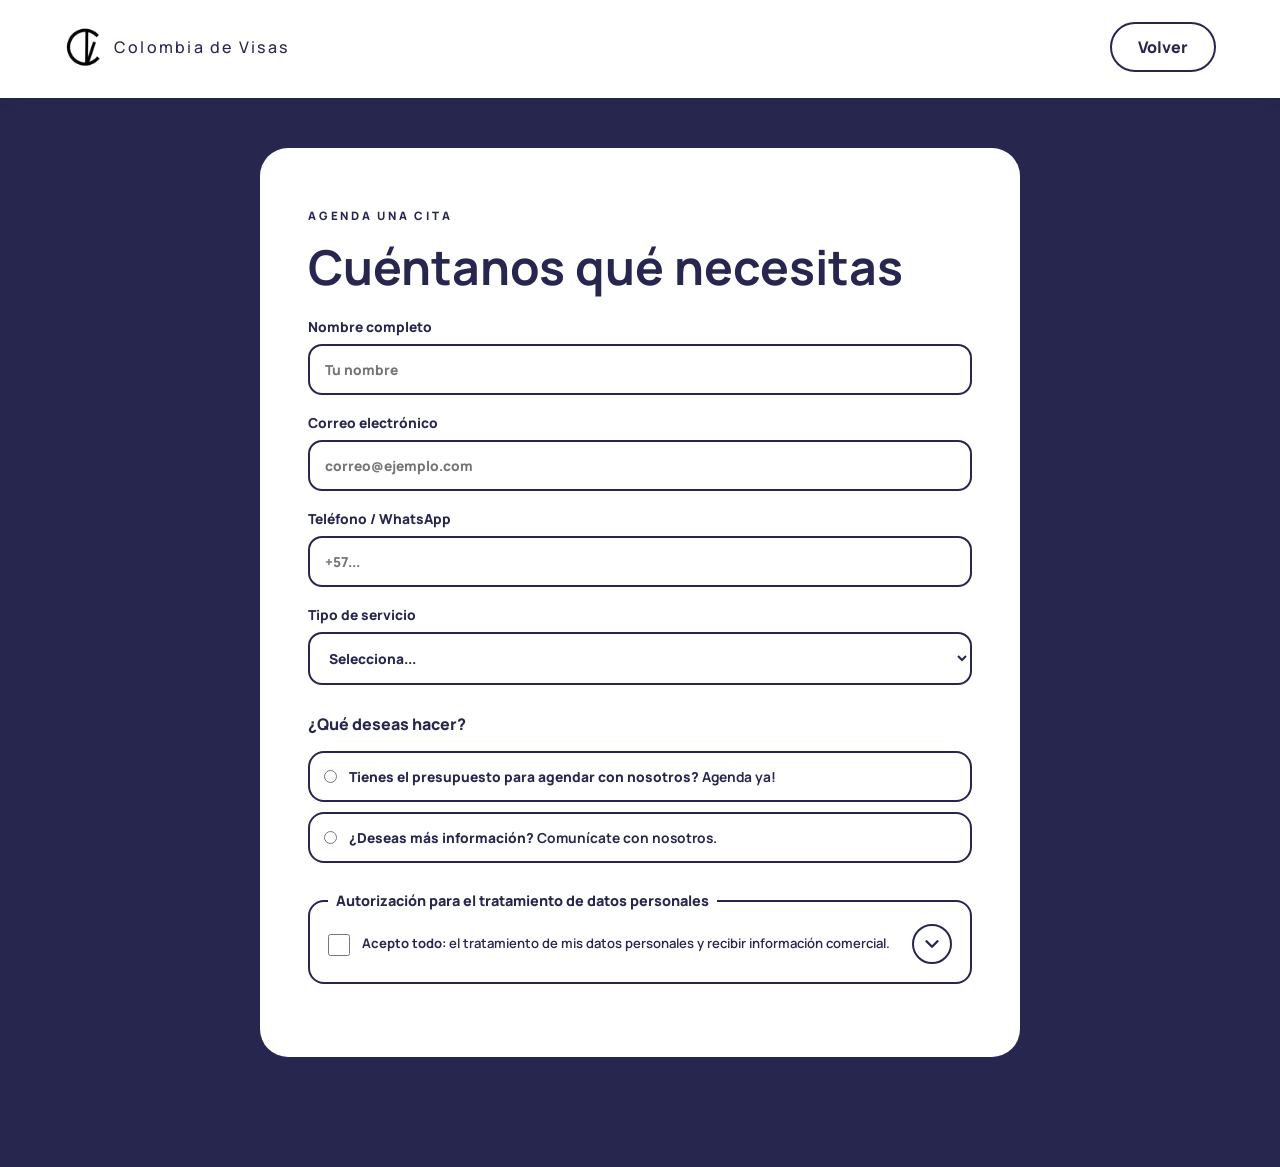
<file: landing/registro.html>
<!doctype html><html lang="es"><head><meta charset="utf-8"><meta name="viewport" content="width=device-width,initial-scale=1"><title>Agenda una cita | Colombia de Visas</title><meta name="description" content="Agenda una cita con nuestro equipo."><link rel="preconnect" href="https://fonts.googleapis.com"><link rel="preconnect" href="https://fonts.gstatic.com" crossorigin><link href="https://fonts.googleapis.com/css2?family=Manrope:wght@400;500;600;700;800&display=swap" rel="stylesheet"><link rel="stylesheet" href="css/style.css"></head><body class="dark-page">
<header class="simple-head form-brand-head"><a class="brand brand-lockup" href="index.html" aria-label="Colombia de Visas"><img class="brand-mark" src="../assets/images/logo-monogram.png" alt="Logo Colombia de Visas"><span class="brand-name">Colombia de Visas</span></a><a class="pill pill-outline" href="index.html">Volver</a></header>
<main class="form-page"><div class="form-card"><p class="eyebrow dark">Agenda una cita</p><h1>Cuéntanos qué necesitas</h1><form id="bookingForm" novalidate>
<label>Nombre completo<input id="nombre" required autocomplete="name" placeholder="Tu nombre"></label>
<label>Correo electrónico<input id="correo" type="email" required autocomplete="email" placeholder="correo@ejemplo.com"></label>
<label>Teléfono / WhatsApp<input id="telefono" type="tel" required autocomplete="tel" placeholder="+57..."></label>
<label>Tipo de servicio<select id="tipoVisa" required><option value="">Selecciona...</option><option>Visa de trabajo</option><option>Visa de inversión</option><option>Visa de estudiante</option><option>Residencia</option><option>Otro</option></select></label>
<div class="choice-wrap"><p>¿Qué deseas hacer?</p><div id="opcionError" class="field-error" aria-live="polite"></div><label class="choice"><input type="radio" name="opcion" value="agenda"><span>Tienes el presupuesto para agendar con nosotros? <strong>Agenda ya!</strong></span></label><label class="choice"><input type="radio" name="opcion" value="informacion"><span>¿Deseas más información? <strong>Comunícate con nosotros.</strong></span></label></div>

<fieldset class="consent" id="habeasData">
<legend>Autorización para el tratamiento de datos personales</legend>
<div class="consent-head">
<label class="consent-check consent-master"><input type="checkbox" id="aceptaTodo"><span><strong>Acepto todo:</strong> el tratamiento de mis datos personales y recibir información comercial.</span></label>
<button type="button" class="consent-toggle" id="consentToggle" aria-expanded="false" aria-controls="consentPanel" aria-label="Ver los acuerdos"><svg viewBox="0 0 24 24" width="22" height="22" aria-hidden="true"><path d="M6 9l6 6 6-6" fill="none" stroke="currentColor" stroke-width="2.6" stroke-linecap="round" stroke-linejoin="round"/></svg></button>
</div>
<div id="consentError" class="field-error" aria-live="polite"></div>
<div class="consent-panel" id="consentPanel" hidden>
<p class="consent-info">En cumplimiento de la <strong>Ley 1581 de 2012</strong> y sus decretos reglamentarios, <strong data-empresa="razonSocial">[RAZÓN SOCIAL DE LA EMPRESA]</strong> (NIT <span data-empresa="nit">[NIT]</span>) es la responsable del tratamiento de tus datos: nombre, correo, teléfono y tipo de servicio. Los usaremos para <strong>contactarte, agendar tu cita y orientarte sobre tu proceso de visa</strong>. Tienes derecho a conocer, actualizar, rectificar y suprimir tus datos, a pedir prueba de esta autorización y a revocarla, escribiendo a <a data-empresa="email" href="mailto:contacto@colombiadevisas.com">contacto@colombiadevisas.com</a>. No es obligatorio darnos datos sensibles ni responder preguntas sobre ellos. Conoce más en nuestra <a href="../politica-datos.html" target="_blank" rel="noopener">Política de Tratamiento de Datos Personales</a>.</p>
<label class="consent-check"><input type="checkbox" id="aceptaDatos" required><span><strong>He leído y autorizo</strong> de forma previa, expresa e informada el tratamiento de mis datos personales para las finalidades descritas. <em>(Obligatorio)</em></span></label>
<label class="consent-check"><input type="checkbox" id="aceptaComercial"><span>Autorizo además recibir información comercial y novedades por WhatsApp, correo o llamada. <em>(Opcional; puedes retirarlo cuando quieras)</em></span></label>
</div>
</fieldset>
<div class="action-area"><button id="agendaBtn" class="pill pill-green hidden" type="submit">Agendar cita</button><button id="contactBtn" class="pill pill-green hidden" type="submit">Contáctanos</button></div><div id="formMsg" class="form-msg hidden" role="status" aria-live="polite"></div></form></div></main>
<script src="../config.js"></script><script src="../legal.js"></script><script src="js/registro.js"></script></body></html>
</file>
<file: styles.css>
@import url('https://fonts.googleapis.com/css2?family=DM+Sans:wght@400;500;600;700&family=Playfair+Display:wght@500;600&display=swap');

:root{
  --navy:#27264e;
  --green:#9da773;
  --white:#fff;
  --cream:#f7f7f3;
  --ink:#24243a;
  --muted:#777789;
  --line:#e9e9ee;
  --container:1180px;
  --shadow:0 18px 50px rgba(39,38,78,.13);
}
*{box-sizing:border-box}
html{scroll-behavior:smooth}
body{margin:0;color:var(--ink);background:var(--white);font-family:"DM Sans",sans-serif;line-height:1.6}
a{text-decoration:none;color:inherit}
img,video{max-width:100%;display:block}
.container{width:min(calc(100% - 40px),var(--container));margin:auto}
.eyebrow{display:inline-block;font-size:.68rem;letter-spacing:.22em;text-transform:uppercase;font-weight:700;color:var(--green)}
.section{padding:92px 0}
.section-title{font-family:"Playfair Display",serif;font-size:clamp(2rem,3.8vw,3.1rem);line-height:1.12;margin:12px 0}
.section-copy{max-width:650px;margin:15px auto 0;color:var(--muted);font-size:.92rem}
.btn{position:relative;display:inline-flex;align-items:center;justify-content:center;gap:9px;min-height:46px;padding:0 20px;border-radius:999px;font-size:.76rem;font-weight:700;overflow:hidden;transition:.25s ease;cursor:pointer}
.btn:after{content:"";position:absolute;inset:0;transform:translateX(-110%);background:linear-gradient(100deg,transparent,rgba(255,255,255,.35),transparent);transition:.55s}
.btn:hover:after{transform:translateX(110%)}
.btn:hover{transform:translateY(-3px)}
.btn-primary{background:var(--green);color:var(--navy);box-shadow:0 10px 25px rgba(157,167,115,.28)}
.btn-outline{border:1px solid var(--line);background:#fff;color:var(--navy)}
.btn-dark{background:var(--navy);color:#fff}
.btn-light{background:#fff;color:var(--navy)}

.site-header{position:relative;z-index:20;background:#fff}
.top-hero{position:relative;min-height:550px;height:min(72vh,720px);overflow:hidden;background:var(--navy);color:#fff}
.top-hero:after{content:"";position:absolute;inset:0;background:linear-gradient(180deg,rgba(20,19,47,.18),rgba(20,19,47,.62))}
.hero-image{position:absolute;inset:0;width:100%;height:100%;object-fit:cover}
.hero-fallback{position:absolute;inset:0;background:radial-gradient(circle at 50% 35%,rgba(157,167,115,.28),transparent 35%),linear-gradient(135deg,#171630,#27264e 55%,#3d3c62)}
.hero-content{position:relative;z-index:2;height:100%;display:flex;flex-direction:column;justify-content:center;align-items:center;text-align:center;padding:80px 20px 45px}
.hero-mini{font-size:.66rem;letter-spacing:.32em;text-transform:uppercase;opacity:.9}
.hero-logo{width:92px;height:92px;object-fit:contain;border-radius:50%;background:#fff;padding:7px;margin:16px 0 12px;box-shadow:0 12px 30px rgba(0,0,0,.22)}
.hero-title{font-size:clamp(2.7rem,7vw,5.7rem);line-height:.9;letter-spacing:.09em;margin:0;font-weight:700}
.hero-sub{margin:14px 0 0;max-width:620px;font-size:.7rem;letter-spacing:.28em;text-transform:uppercase;opacity:.86}
.hero-actions{margin-top:24px;display:flex;gap:10px;flex-wrap:wrap;justify-content:center}

.navbar{min-height:78px;display:flex;align-items:center;justify-content:center;gap:36px;border-bottom:1px solid var(--line)}
.nav-brand-mobile{display:none}
.nav-links{display:flex;align-items:center;justify-content:center;gap:31px;font-size:.66rem;letter-spacing:.06em;text-transform:uppercase;font-weight:600}
.nav-links a{color:#777;transition:.2s}
.nav-links a:hover,.nav-links a.active{color:var(--navy)}
.nav-logo{width:58px;height:58px;display:grid;place-items:center;border:2px solid var(--navy);background:#fff;box-shadow:0 5px 15px rgba(39,38,78,.08)}
.nav-logo img{width:44px;height:44px;object-fit:contain}

.intro{text-align:center}
.intro-grid{display:grid;grid-template-columns:repeat(4,1fr);gap:24px;margin-top:58px}
.intro-card{padding:20px 15px 5px}
.intro-icon{width:48px;height:48px;border:1px solid var(--line);border-radius:50%;margin:auto;display:grid;place-items:center;color:var(--navy);font-size:1.1rem}
.intro-card h3{font-size:.72rem;letter-spacing:.15em;text-transform:uppercase;margin:17px 0 8px}
.intro-card p{font-size:.78rem;color:var(--muted);margin:0}

.dark-section{background:#20202b;color:#fff}
.dark-grid{display:grid;grid-template-columns:.75fr 1.25fr;gap:75px;align-items:center}
.dark-copy h2{font-family:"Playfair Display",serif;font-size:clamp(2rem,4vw,3.3rem);line-height:1.08;margin:12px 0}
.dark-copy p{color:rgba(255,255,255,.58);font-size:.82rem;max-width:420px}
.logo-wall{display:grid;grid-template-columns:repeat(3,1fr);gap:13px}
.logo-tile{min-height:105px;border:1px solid rgba(255,255,255,.12);display:grid;place-items:center;text-align:center;font-family:"Playfair Display",serif;font-size:1.05rem;transition:.25s}
.logo-tile:hover{background:rgba(255,255,255,.06);transform:translateY(-4px)}

.quote{text-align:center;max-width:820px;margin:auto}
.quote p{font-family:"Playfair Display",serif;font-size:clamp(1.45rem,2.8vw,2.05rem);line-height:1.35;margin:0}
.quote small{display:block;color:var(--muted);margin-top:17px}
.dots{display:flex;justify-content:center;gap:7px;margin-top:18px}
.dot{width:22px;height:3px;background:#ddd;border-radius:99px}.dot.active{background:var(--navy)}

.work-section{background:#f5f4fb}
.work-head{text-align:center;margin-bottom:40px}
.work-grid{display:grid;grid-template-columns:repeat(3,1fr);gap:18px}
.work-card{min-height:285px;border-radius:3px;overflow:hidden;background:#fff;box-shadow:0 8px 30px rgba(39,38,78,.07);transition:.25s}
.work-card:hover{transform:translateY(-6px);box-shadow:var(--shadow)}
.work-visual{height:170px;background:var(--navy);position:relative;overflow:hidden}
.work-visual:after{content:"";position:absolute;width:180px;height:180px;border-radius:50%;right:-30px;top:-60px;background:rgba(157,167,115,.48)}
.work-card:nth-child(2) .work-visual{background:#3c3a65}
.work-card:nth-child(3) .work-visual{background:#545276}
.work-info{padding:20px}
.work-info small{font-size:.62rem;color:var(--green);font-weight:700;letter-spacing:.15em;text-transform:uppercase}
.work-info h3{margin:7px 0 0;font-family:"Playfair Display",serif;font-size:1.3rem}
.work-info p{margin:5px 0 0;color:var(--muted);font-size:.75rem}

.video-section{text-align:center}
.video-main{max-width:900px;margin:42px auto 0;border:10px solid #fff;border-radius:24px;box-shadow:var(--shadow);overflow:hidden;background:var(--navy)}
.video-main video{width:100%;aspect-ratio:16/9;object-fit:cover;background:#171630}

.cta{padding:75px 0;background:var(--navy);color:#fff;text-align:center}
.cta h2{font-family:"Playfair Display",serif;font-size:clamp(2rem,4vw,3.6rem);line-height:1.08;max-width:780px;margin:10px auto 25px}

.page-hero{padding:130px 0 80px;background:var(--navy);color:#fff;text-align:center}
.page-hero h1{font-family:"Playfair Display",serif;font-size:clamp(2.7rem,6vw,4.8rem);line-height:1;margin:12px auto;max-width:850px}
.page-hero p{max-width:650px;color:rgba(255,255,255,.64);margin:auto;font-size:.86rem}

.testimonials-grid{display:grid;grid-template-columns:repeat(2,1fr);gap:24px}
.testimonial-card{background:#fff;border:1px solid var(--line);box-shadow:0 10px 35px rgba(39,38,78,.07)}
.testimonial-video{background:var(--navy);position:relative}
.testimonial-video video{width:100%;aspect-ratio:16/9;object-fit:cover}
.video-note{position:absolute;inset:0;display:grid;place-items:center;text-align:center;color:rgba(255,255,255,.62);pointer-events:none}
.video-note strong{display:block;color:#fff}.video-note span{font-size:.72rem}
.testimonial-info{padding:20px}.testimonial-info h3{margin:0;font-size:.92rem}.testimonial-info p{margin:5px 0 0;color:var(--muted);font-size:.75rem}

.contact-grid{display:grid;grid-template-columns:.8fr 1.2fr;gap:55px}
.contact-box{background:var(--cream);padding:30px}
.contact-box h2{font-family:"Playfair Display",serif;font-size:2rem}
.contact-detail{padding:14px 0;border-bottom:1px solid var(--line)}.contact-detail small{display:block;color:var(--muted);font-size:.6rem;letter-spacing:.1em;text-transform:uppercase}.contact-detail strong{font-size:.85rem}
.form{display:grid;gap:14px}.form input,.form textarea{width:100%;border:1px solid var(--line);padding:13px 14px;border-radius:10px;outline:0}.form textarea{min-height:130px;resize:vertical}.form input:focus,.form textarea:focus{border-color:var(--green)}

.footer{padding:25px 0;background:#181827;color:rgba(255,255,255,.55);font-size:.68rem}
.footer-inner{display:flex;justify-content:space-between;gap:20px}.footer-links{display:flex;gap:18px}.footer a:hover{color:var(--green)}

.reveal{opacity:0;transform:translateY(22px);transition:.7s ease}.reveal.visible{opacity:1;transform:none}
.menu-toggle{display:none;border:0;background:none;font-size:1.5rem;color:var(--navy)}

@media(max-width:900px){
 .navbar{justify-content:space-between;padding:0 10px}.menu-toggle{display:block}
 .nav-links{display:none;position:absolute;top:628px;left:15px;right:15px;padding:10px;flex-direction:column;gap:0;background:#fff;border:1px solid var(--line);box-shadow:var(--shadow)}
 .nav-links.open{display:flex}.nav-links a{padding:12px;width:100%;text-align:center}
 .nav-logo{display:none}.nav-brand-mobile{display:flex;align-items:center;gap:10px;font-weight:800;font-size:.72rem}
 .nav-brand-mobile img{width:40px;height:40px;border-radius:50%;object-fit:contain}
 .top-hero{height:590px}
 .dark-grid{grid-template-columns:1fr}.intro-grid{grid-template-columns:repeat(2,1fr)}
}
@media(max-width:600px){
 .container{width:min(calc(100% - 28px),var(--container))}
 .section{padding:70px 0}.top-hero{height:540px}
 .hero-title{font-size:2.65rem}.hero-sub{font-size:.55rem;letter-spacing:.18em}
 .intro-grid,.work-grid,.testimonials-grid{grid-template-columns:1fr}
 .logo-wall{grid-template-columns:1fr 1fr}
 .contact-grid{grid-template-columns:1fr}
 .footer-inner{flex-direction:column}
}

/* --- Precios --- */
.pricing-section{background:#f7f7f3}
.pricing-intro{text-align:center;max-width:760px;margin:0 auto 48px}
.pricing-grid{display:grid;grid-template-columns:repeat(3,1fr);gap:22px;align-items:stretch}
.price-card{background:#fff;border:1px solid #e8e8ed;padding:34px 28px;position:relative;display:flex;flex-direction:column;box-shadow:0 10px 35px rgba(39,38,78,.06);transition:.28s ease}
.price-card:hover{transform:translateY(-8px);box-shadow:0 20px 50px rgba(39,38,78,.13)}
.price-card.featured{background:var(--navy);color:#fff;border-color:var(--navy);transform:translateY(-10px)}
.price-card.featured:hover{transform:translateY(-15px)}
.price-badge{position:absolute;top:0;right:24px;transform:translateY(-50%);background:var(--green);color:var(--navy);font-size:.6rem;font-weight:800;letter-spacing:.12em;text-transform:uppercase;padding:8px 13px;border-radius:999px}
.price-card .eyebrow{font-size:.6rem}
.price-name{font-family:"Playfair Display",serif;font-size:1.75rem;line-height:1.1;margin:9px 0}
.price-description{font-size:.76rem;color:var(--muted);min-height:58px}
.featured .price-description{color:rgba(255,255,255,.6)}
.price-value{font-family:"Playfair Display",serif;font-size:2.7rem;line-height:1;margin:20px 0 5px}
.price-note{font-size:.63rem;color:var(--muted)}
.featured .price-note{color:rgba(255,255,255,.5)}
.price-divider{height:1px;background:var(--line);margin:24px 0}
.featured .price-divider{background:rgba(255,255,255,.14)}
.price-features{list-style:none;padding:0;margin:0 0 28px;display:grid;gap:12px;font-size:.76rem;color:#656576}
.featured .price-features{color:rgba(255,255,255,.75)}
.price-features li{display:flex;gap:9px;align-items:flex-start}
.price-features li:before{content:"✓";color:var(--green);font-weight:800}
.price-card .btn{margin-top:auto;width:100%}
.price-disclaimer{text-align:center;color:var(--muted);font-size:.68rem;margin:28px auto 0;max-width:800px}
.faq{max-width:850px;margin:65px auto 0}
.faq-item{border-bottom:1px solid var(--line);padding:18px 0}
.faq-item summary{cursor:pointer;font-weight:700;font-size:.8rem;list-style:none}
.faq-item summary::-webkit-details-marker{display:none}
.faq-item p{color:var(--muted);font-size:.76rem;max-width:720px;margin:10px 0 0}
@media(max-width:900px){.pricing-grid{grid-template-columns:1fr}.price-card.featured{transform:none}.price-card.featured:hover{transform:translateY(-8px)}}

/* ---- Política de datos ---- */
.legal{background:#fff}
.legal-body{max-width:820px}
.legal-body h2{font-family:"Playfair Display",serif;font-size:1.45rem;color:var(--navy);margin:42px 0 10px}
.legal-body p,.legal-body li{color:var(--ink);font-size:.95rem;line-height:1.75}
.legal-body ul{padding-left:22px;margin:10px 0 14px}
.legal-body a{color:var(--navy);text-decoration:underline;text-decoration-color:var(--green);text-underline-offset:3px}
.legal-back{margin-top:44px;text-align:center}
.legal-back a{text-decoration:none;color:#fff}
.pendiente{background:#fff3c4;color:#5c4a00;padding:0 4px;border-radius:4px}

/* ---- Botón del menú hacia el Landing Page ---- */
.nav-links a.nav-cta{background:var(--green);color:var(--navy);padding:9px 16px;border-radius:999px;font-weight:700;letter-spacing:.06em;margin-left:-6px;transition:.25s}
.nav-links a.nav-cta:hover{background:var(--navy);color:#fff;transform:translateY(-2px)}
@media(max-width:800px){.nav-links a.nav-cta{margin:8px 0 2px;width:100%}}
</file>
<file: landing/css/style.css>
:root{--blue:#27264e;--green:#9da773;--white:#fff;--font:'Manrope',system-ui,sans-serif}*{box-sizing:border-box}html{scroll-behavior:smooth}body{margin:0;font-family:var(--font);color:var(--blue);background:var(--white)}a{text-decoration:none;color:inherit}button,input,textarea,select{font:inherit}.pill{display:inline-flex;align-items:center;justify-content:center;min-height:50px;padding:12px 26px;border-radius:999px;border:2px solid transparent;font-weight:800;cursor:pointer;transition:transform .2s ease,opacity .2s ease;white-space:nowrap}.pill:hover{transform:translateY(-2px)}.pill-green{background:var(--green);color:var(--white)}.pill-outline{background:transparent;color:var(--blue);border-color:var(--blue)}.pill-outline:hover{background:var(--blue);color:var(--white)}.pill.small{min-height:42px;padding:9px 18px;font-size:.86rem}.topbar{height:78px;display:flex;align-items:center;justify-content:space-between;gap:24px;padding:0 clamp(18px,5vw,70px);background:var(--white);position:relative;z-index:5}.brand{font-weight:800;letter-spacing:.1em;text-transform:uppercase}.brand-lockup{display:inline-flex;align-items:center;gap:12px;text-transform:none}.brand-mark{width:38px;height:42px;object-fit:contain;display:block}.brand-name{font-size:1rem;font-weight:500;letter-spacing:.14em;white-space:nowrap}.topbar nav{display:flex;gap:32px;font-size:.88rem;font-weight:700}.hero{background:var(--blue);color:var(--white)}.video-wrap{position:relative;width:100%;aspect-ratio:16/7.1;max-height:650px;overflow:hidden;background:var(--blue)}.hero-video{width:100%;height:100%;object-fit:cover;display:block}.video-shade{position:absolute;inset:0;background:var(--blue);opacity:.24}.hero-overlay{position:absolute;z-index:2;left:50%;top:50%;transform:translate(-50%,-50%);width:min(850px,90%);text-align:center}.hero-overlay h1{font-size:clamp(2rem,5.4vw,4.5rem);line-height:1.04;margin:12px 0 18px}.hero-overlay h1 strong{display:block;font-weight:800}.hero-overlay>p:not(.eyebrow){font-size:clamp(.95rem,2vw,1.15rem);line-height:1.7;max-width:680px;margin:auto}.eyebrow{font-size:.72rem;text-transform:uppercase;letter-spacing:.24em;font-weight:800}.hero-play,.testi-play{display:grid;place-items:center;border-radius:50%;border:2px solid var(--white);background:var(--blue);color:var(--white);pointer-events:none}.hero-play{position:absolute;left:50%;top:50%;transform:translate(-50%,-50%);width:110px;height:110px;font-size:38px;padding-left:4px}.hero-cta-row{padding:30px 20px 48px;text-align:center;background:var(--blue);display:flex;flex-direction:column;align-items:center}.hero-message{width:min(850px,92%);margin-top:30px;color:var(--white)}.hero-message h1{font-size:clamp(2rem,5.4vw,4.5rem);line-height:1.04;margin:12px 0 18px}.hero-message h1 strong{display:block;font-weight:800}.hero-message>p:not(.eyebrow){font-size:clamp(.95rem,2vw,1.15rem);line-height:1.7;max-width:680px;margin:auto}.section{padding:84px 24px}.profile{text-align:center;background:var(--white)}.profile-img{width:165px;height:165px;border-radius:50%;object-fit:cover;border:7px solid var(--white);outline:2px solid var(--green)}.profile-text{max-width:680px;margin:30px auto;color:var(--blue);line-height:1.85}.socials{display:flex;justify-content:center;gap:12px;flex-wrap:wrap}.services{background:var(--white)}.section-title{text-align:center;max-width:760px;margin:0 auto 48px}.section-title h2{font-size:clamp(1.9rem,4vw,3rem);margin:8px 0 14px}.section-title p{line-height:1.75}.service-grid{max-width:1080px;margin:auto;display:grid;grid-template-columns:repeat(4,1fr);gap:18px}.service{text-align:center;padding:24px 18px;border-top:2px solid var(--blue)}.service-icon{width:64px;height:64px;border:2px solid var(--green);border-radius:50%;display:grid;place-items:center;margin:0 auto 18px;font-weight:800}.service h3{font-size:.8rem;letter-spacing:.17em;margin-bottom:12px}.service p{font-size:.85rem;line-height:1.75}.testimonials{background:var(--blue);color:var(--white)}.section-title.left{text-align:left}.testi-grid{max-width:1100px;margin:auto;display:grid;grid-template-columns:repeat(3,1fr);gap:24px}.testi-video{position:relative;aspect-ratio:16/10;border-radius:20px;overflow:hidden;background:var(--blue)}.testi-video video{width:100%;height:100%;object-fit:cover}.testi-play{position:absolute;left:50%;top:50%;transform:translate(-50%,-50%);width:62px;height:62px;font-size:20px}.testi p{font-size:.9rem;line-height:1.75;margin:20px 0 12px}.testi strong,.testi small{display:block}.testi small{margin-top:5px}.cta-inline{display:flex;width:max-content;margin:46px auto 0}.quote{text-align:center;padding:76px 24px;background:var(--white)}.quote p{max-width:760px;margin:0 auto 28px;font-size:clamp(1.15rem,2.5vw,1.7rem);line-height:1.65}footer{background:var(--blue);color:var(--white);padding:26px 24px;display:flex;justify-content:space-between;gap:18px;font-size:.8rem}footer a{color:var(--green)}.dark-page{background:var(--blue);min-height:100vh}.simple-head{display:flex;align-items:center;justify-content:space-between;gap:20px;padding:22px clamp(18px,5vw,70px);color:var(--white)}.simple-head .brand{color:var(--white)}.simple-head .pill-outline{color:var(--white);border-color:var(--white)}.form-page{padding:20px 20px 80px}.form-card{max-width:760px;margin:30px auto;background:var(--white);border-radius:28px;padding:clamp(26px,5vw,48px)}.form-card h1{font-size:clamp(2rem,5vw,3rem);margin:10px 0}.form-intro{line-height:1.75}.form-card label{display:block;font-size:.86rem;font-weight:800;margin:18px 0}.form-card input,.form-card select{width:100%;margin-top:8px;padding:14px 15px;border:2px solid var(--blue);border-radius:14px;outline:0;background:var(--white);color:var(--blue)}.form-card input:focus,.form-card select:focus{border-color:var(--green)}.choice-wrap{margin:28px 0}.choice-wrap>p{font-weight:800}.choice{display:flex!important;align-items:center;gap:12px;border:2px solid var(--blue);border-radius:16px;padding:14px!important;margin:10px 0!important;cursor:pointer}.choice input{width:auto!important;margin:0!important}.action-area{display:flex;justify-content:center;margin-top:25px}.hidden{display:none!important}.form-msg{margin:15px 0;padding:12px 14px;border-radius:14px;border:2px solid var(--blue)}.form-msg.ok{border-color:var(--green)}.form-msg.error{border-color:var(--blue)}
@media(max-width:800px){.topbar nav{display:none}.video-wrap{aspect-ratio:16/10}.hero-play{width:82px;height:82px;font-size:29px}.service-grid{grid-template-columns:repeat(2,1fr)}.testi-grid{grid-template-columns:1fr}.section{padding:62px 18px}footer{flex-direction:column}}
@media(max-width:520px){.topbar{height:68px}.topbar>.pill{display:none}.hero-overlay h1{font-size:2rem}.hero-overlay>p:not(.eyebrow){font-size:.84rem}.hero-play{width:70px;height:70px;font-size:24px}.profile-img{width:135px;height:135px}.socials .pill{width:100%;max-width:280px}.service-grid{grid-template-columns:1fr 1fr;gap:6px}.service{padding:18px 8px}.service-icon{width:52px;height:52px}.form-card{border-radius:22px;padding:25px 19px}.simple-head{padding:18px}.simple-head .pill{min-height:40px;padding:8px 16px}footer{padding:24px 18px}}

.video-play-hidden{opacity:0!important;visibility:hidden!important;transition:opacity .2s ease,visibility .2s ease}.hero-play,.testi-play{transition:opacity .2s ease,visibility .2s ease}

@media(max-width:520px){.brand-lockup{gap:8px}.brand-mark{width:31px;height:35px}.brand-name{font-size:.78rem;letter-spacing:.09em}}


/* Controles y validación */
.hero-video-control{z-index:3;cursor:pointer;pointer-events:auto;font-family:inherit;appearance:none;-webkit-appearance:none;transition:transform .2s ease,background .2s ease,opacity .2s ease}.hero-video-control:hover{transform:translate(-50%,-50%) scale(1.06);background:#1f1e44}.hero-control-icon{line-height:1;font-size:.82em;letter-spacing:-3px}.field-error{min-height:0;color:#b32727;font-size:.86rem;font-weight:700;margin:8px 0}.invalid-field{border-color:#c0392b!important;background:#fff8f7!important}.form-msg{font-weight:700;line-height:1.55}.form-msg.error{border-color:#c0392b;background:#fff7f6;color:#8d2520}.form-msg.ok{border-color:var(--green);background:#f6f8ef;color:#344019}.form-brand-head .brand-name{color:var(--white);text-transform:none;font-weight:500}.form-brand-head .brand-mark{filter:brightness(0) invert(1)}
@media(max-width:520px){.form-brand-head .brand-name{font-size:.78rem;letter-spacing:.1em}.form-brand-head .brand-mark{width:31px;height:35px}.hero-video-control{width:62px;height:62px}}

/* Ajustes finales: control del video y separador del formulario */
.hero-video-control.hero-control-hidden{opacity:0;visibility:hidden;pointer-events:none;transform:translate(-50%,-50%) scale(.92)}
.form-brand-head{background:var(--white);color:var(--blue);border-bottom:4px solid rgba(255,255,255,.18);box-shadow:0 2px 12px rgba(0,0,0,.08)}
.form-brand-head .brand,.form-brand-head .brand-name{color:var(--blue)!important}
.form-brand-head .brand-mark{filter:none!important}
.form-brand-head .pill-outline{color:var(--blue);border-color:var(--blue)}
.form-brand-head .pill-outline:hover{background:var(--blue);color:var(--white)}

/* ---- Autorización de datos personales (Ley 1581 de 2012) ---- */
.consent{border:2px solid var(--blue);border-radius:16px;padding:18px 18px 8px;margin:26px 0 8px;min-width:0}
.consent legend{padding:0 8px;font-weight:800;font-size:.9rem}
.consent-info{font-size:.8rem;line-height:1.65;margin:4px 0 12px}
.consent-info a{text-decoration:underline;text-decoration-color:var(--green);text-underline-offset:3px;font-weight:700}
.form-card .consent-check{display:flex;align-items:flex-start;gap:12px;margin:12px 0;font-size:.82rem;font-weight:600;line-height:1.55;cursor:pointer}
.form-card .consent-check input{width:22px;height:22px;flex:none;margin:1px 0 0;padding:0;accent-color:var(--green);cursor:pointer}
.form-card .consent-check em{font-style:normal;font-weight:500;opacity:.75}
.consent.invalid-field{border-color:#c0392b;background:#fff8f7}
.pendiente{background:#fff3c4;color:#5c4a00;padding:0 4px;border-radius:4px}

/* ---- Autorización plegable ---- */
.consent{padding:14px 18px 10px}
.consent-head{display:flex;align-items:center;gap:10px}
.consent-head .consent-master{flex:1;margin:6px 0}
.consent-toggle{flex:none;width:40px;height:40px;border-radius:50%;border:2px solid var(--blue);background:var(--white);color:var(--blue);display:grid;place-items:center;cursor:pointer;transition:background .2s,color .2s}
.consent-toggle:hover{background:var(--blue);color:var(--white)}
.consent-toggle svg{transition:transform .25s ease}
.consent-toggle[aria-expanded="true"] svg{transform:rotate(180deg)}
.consent-panel{border-top:1px solid #e3e3ec;margin-top:8px;padding-top:12px}
.consent-panel[hidden]{display:none}
.consent-panel .consent-check:last-child{margin-bottom:6px}
</file>
